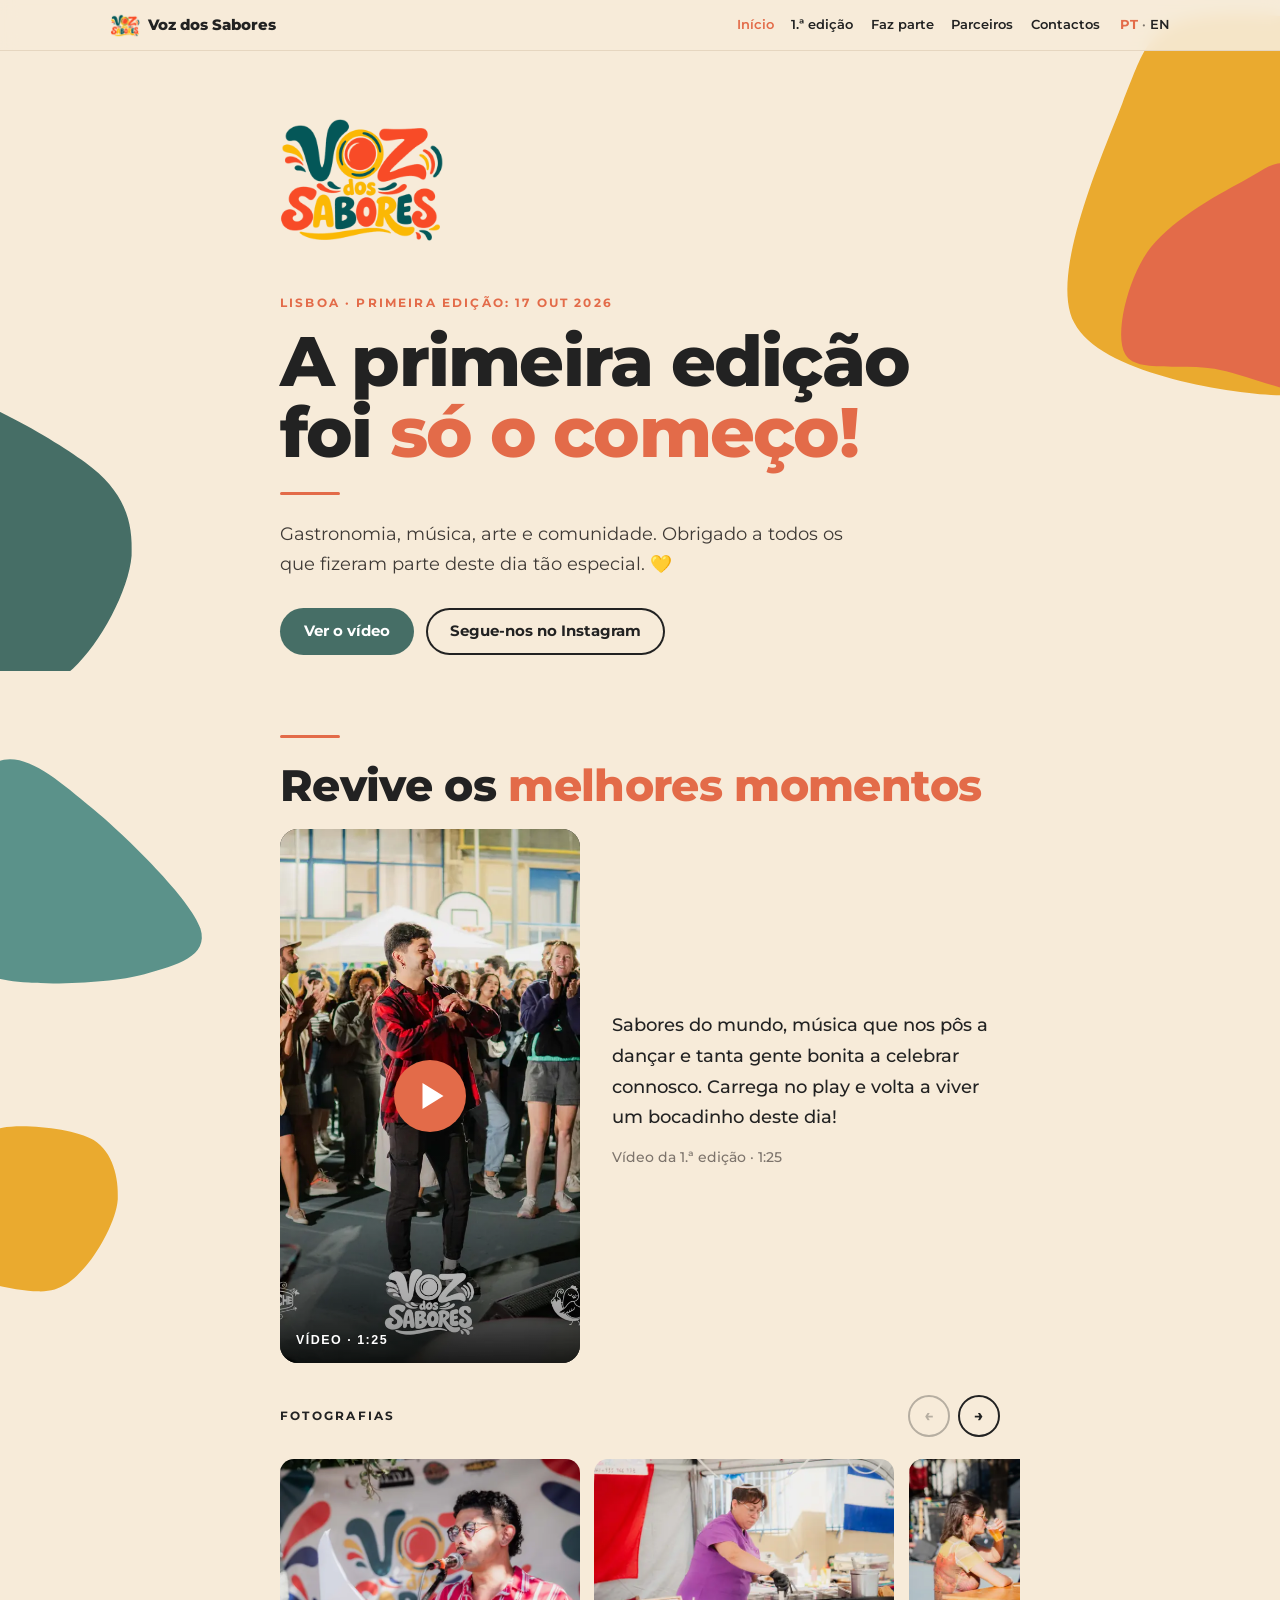
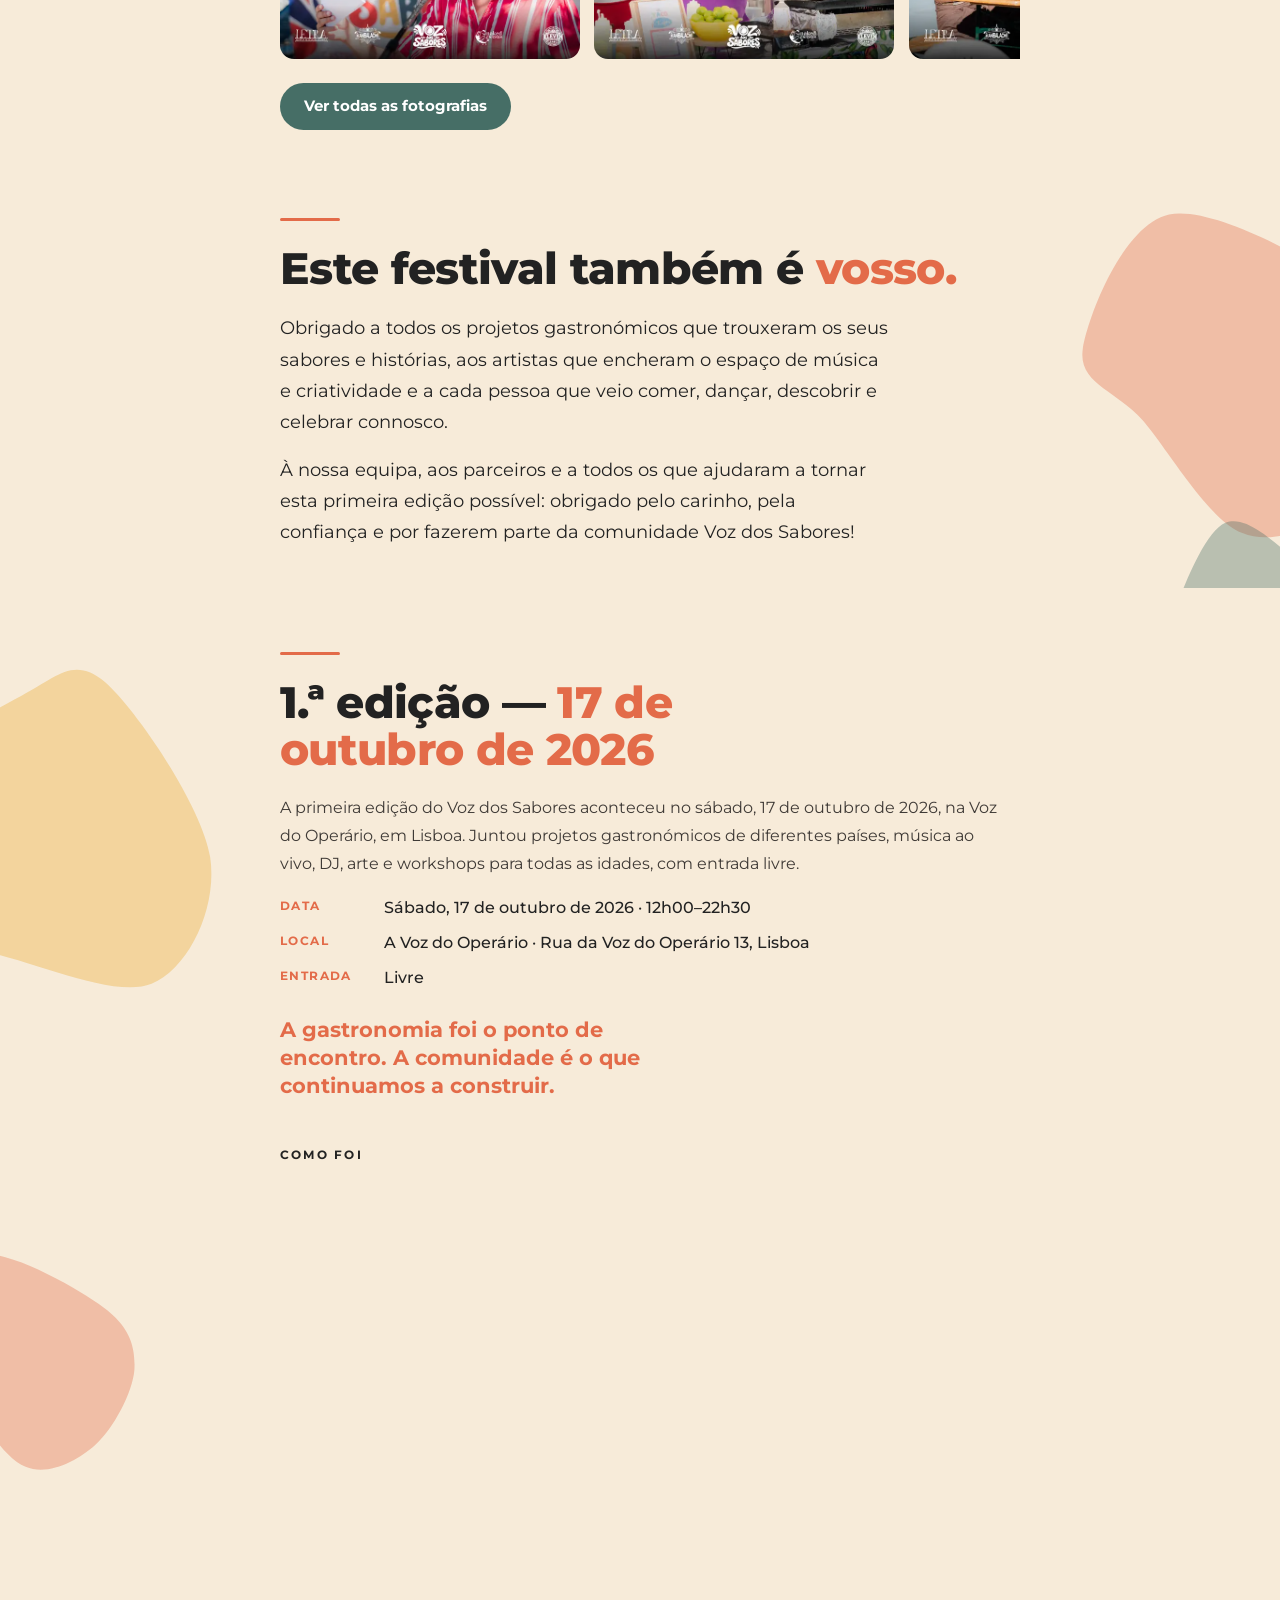
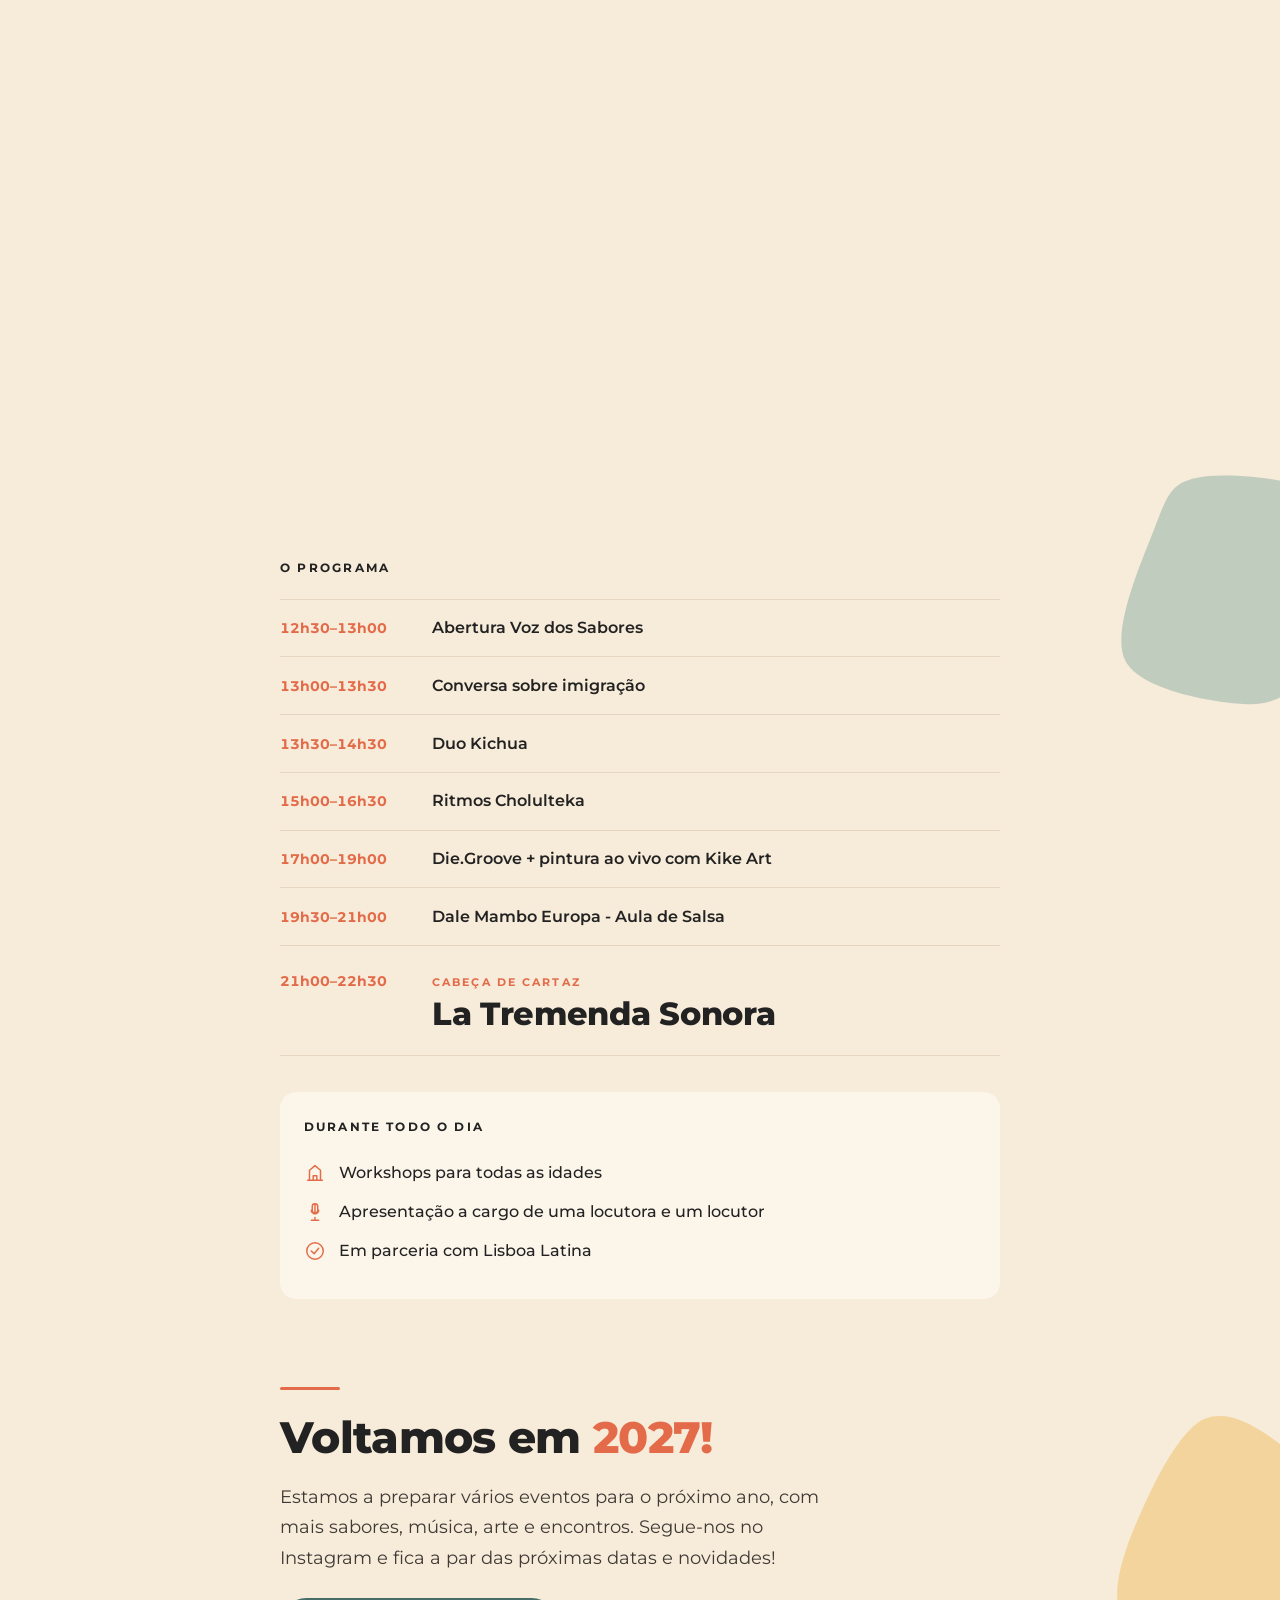
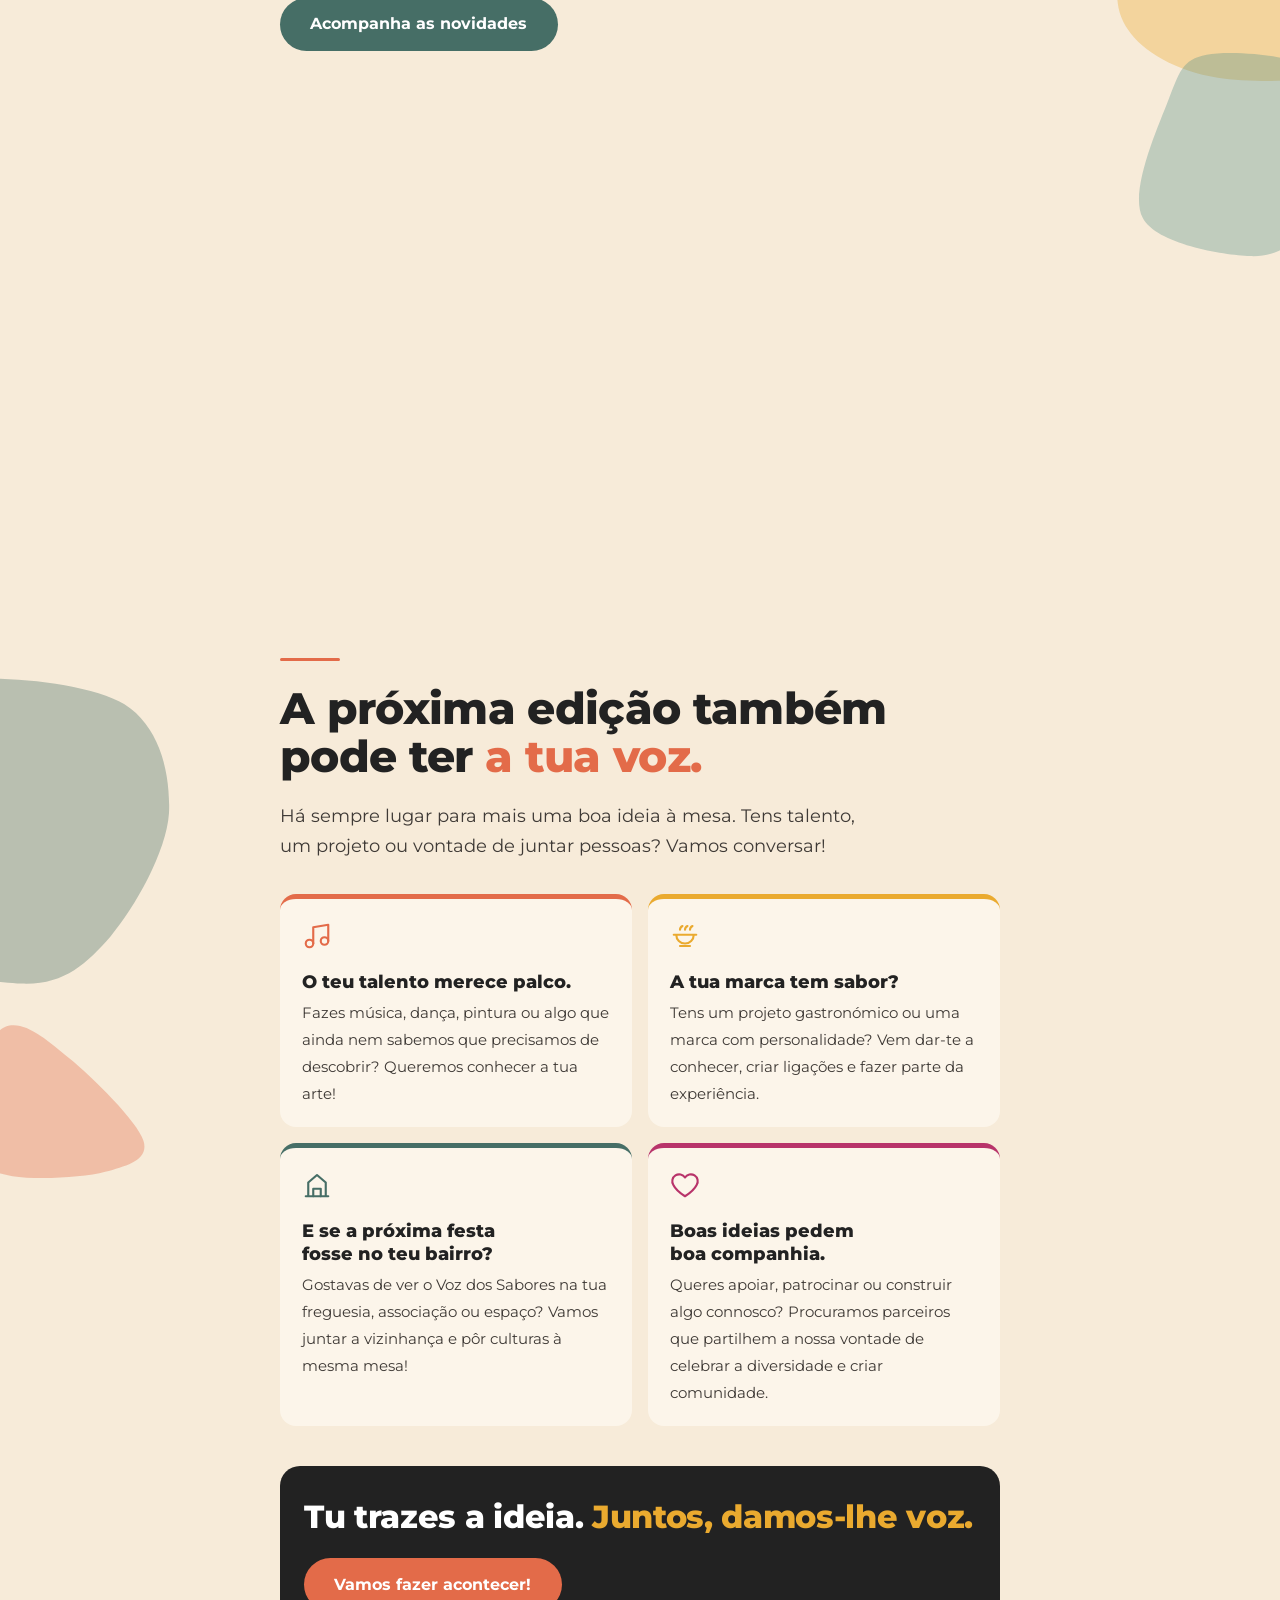
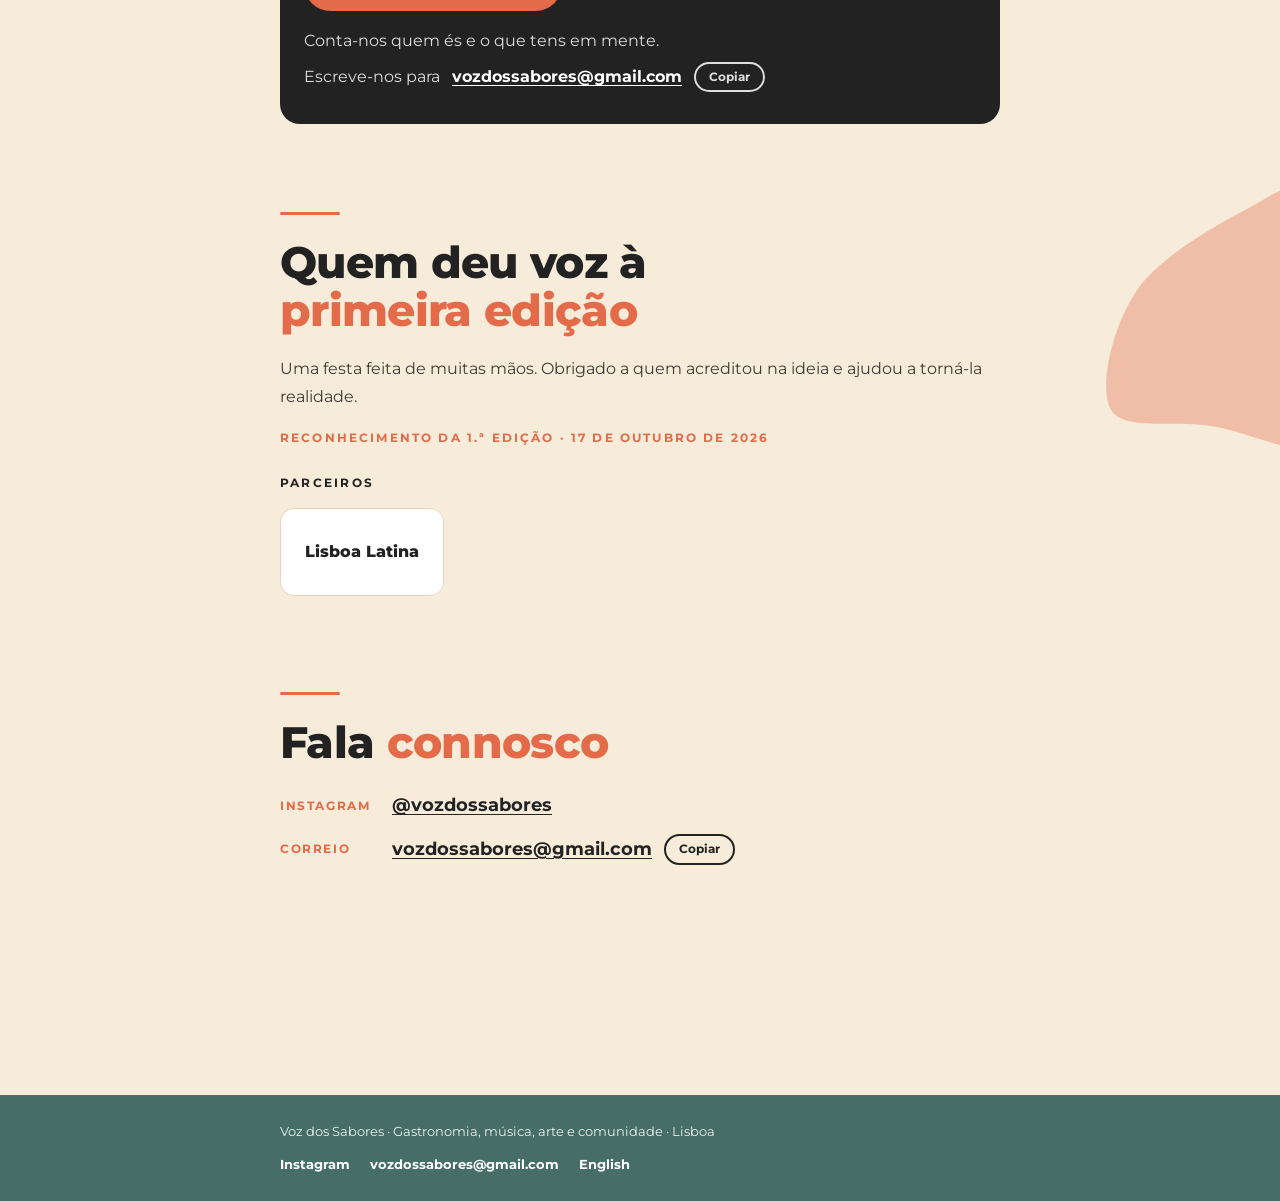
<file: index.html>
<!doctype html>
<html lang="pt-PT">
<head>
  <meta charset="utf-8">
  <meta name="viewport" content="width=device-width, initial-scale=1">
  <title>Voz dos Sabores | Gastronomia, Música, Arte e Comunidade</title>
  <meta name="description" content="Revive a primeira edição do Voz dos Sabores e acompanha as novidades para 2027. Gastronomia, música, arte e uma comunidade que continua a crescer.">
  <link rel="canonical" href="https://vozdossabores.pt/">
  <meta property="og:type" content="website">
  <meta property="og:url" content="https://vozdossabores.pt/">
  <meta property="og:title" content="Voz dos Sabores | Gastronomia, Música, Arte e Comunidade">
  <meta property="og:description" content="Revive a primeira edição do Voz dos Sabores e acompanha as novidades para 2027. Gastronomia, música, arte e uma comunidade que continua a crescer.">
  <meta property="og:image" content="https://vozdossabores.pt/img/fotos/full/MGP05496.webp">
  <meta property="og:locale" content="pt_PT">
  <meta property="og:locale:alternate" content="en_GB">
  <meta name="twitter:card" content="summary_large_image">
  <link rel="alternate" hreflang="pt-PT" href="https://vozdossabores.pt/">
  <link rel="alternate" hreflang="en" href="https://vozdossabores.pt/en/">
  <link rel="icon" href="img/favicon.png">
  <link rel="preconnect" href="https://fonts.googleapis.com">
  <link rel="preconnect" href="https://fonts.gstatic.com" crossorigin>
  <link href="https://fonts.googleapis.com/css2?family=Montserrat:wght@400;500;600;700;800&display=swap" rel="stylesheet">
  <link rel="stylesheet" href="style.css">
  <script>document.documentElement.classList.add('js')</script>
  <script src="main.js" defer></script>
  <!-- GoatCounter: estatísticas sem cookies -->
  <script data-goatcounter="https://vozdossabores.goatcounter.com/count" async src="//gc.zgo.at/count.js"></script>
</head>
<body>

<!-- =========================================================
     VERSÃO PORTUGUESA (PT-PT). A versão inglesa está em en/index.html.
     Todo o texto está aqui, em HTML simples. Os blocos <div class="deco"> são só
     ornamentos. A lista entre DESTAQUES:START e DESTAQUES:END é gerada por
     scripts/fotos.py: não a edite à mão.
     ========================================================= -->

<svg class="sr-only" aria-hidden="true" focusable="false"><defs>
  <symbol id="s1" viewBox="-20 -20 440 440"><path d="M373,180C370,224 334,288 306,321C278,353 252,377 204,375C156,373 42,354 19,309C-5,265 45,154 63,107C82,60 86,37 129,29C172,20 281,30 322,55C363,81 375,135 373,180Z"/></symbol>
  <symbol id="s2" viewBox="-20 -20 440 440"><path d="M376,196C373,235 340,297 309,325C278,353 228,379 189,363C150,348 105,269 75,234C44,199 1,192 6,153C12,114 53,9 105,-2C158,-13 278,56 323,89C368,122 378,156 376,196Z"/></symbol>
  <symbol id="s3" viewBox="-20 -20 440 440"><path d="M399,202C407,255 377,319 337,336C297,352 211,311 160,302C109,293 47,309 31,281C15,253 34,175 63,133C91,91 162,51 200,31C237,12 254,-11 288,17C321,46 391,149 399,202Z"/></symbol>
  <symbol id="s4" viewBox="-20 -20 440 440"><path d="M408,246C419,281 378,292 338,303C298,314 212,318 168,311C124,304 88,283 73,260C57,237 59,210 72,173C86,136 122,50 155,37C189,24 230,60 272,95C315,130 397,211 408,246Z"/></symbol>
</defs></svg>

<nav class="topnav" aria-label="Navegação principal">
  <div class="wrap">
    <a class="brand" href="#inicio"><img src="img/favicon.png" width="30" height="31" alt="">Voz dos Sabores</a>
    <ul>
      <li><a href="#inicio">Início</a></li>
      <li><a href="#primeira-edicao">1.ª edição</a></li>
      <li><a href="#faz-parte">Faz parte</a></li>
      <li><a href="#parceiros">Parceiros</a></li>
      <li><a href="#contactos">Contactos</a></li>
    </ul>
    <p class="lang"><strong>PT</strong> · <a data-goatcounter-click="idioma-en" href="en/" hreflang="en" lang="en">EN</a></p>
  </div>
</nav>

<main id="inicio">

  <!-- 1. PORTADA -->
  <header class="hero wrap">
  <div class="deco" aria-hidden="true">
    <span class="blob r c-mostarda" style="--s:30rem;--t:-1rem;--max:300px;--k:0.6"><svg><use href="#s1"/></svg></span>
    <span class="blob r c-coral" style="--s:19rem;--t:10rem;--max:190px;--k:1"><svg><use href="#s3"/></svg></span>
    <span class="blob l c-petroleo desk" style="--s:24rem;--t:24rem;--max:170px;--k:0.8"><svg><use href="#s2"/></svg></span>
  </div>
    <img class="logo" src="img/logo.png" width="462" height="480" alt="Voz dos Sabores">
    <p class="label">Lisboa · Primeira edição: 17 out 2026</p>
    <h1>A primeira edição foi <span class="hl">só o começo!</span></h1>
    <hr class="rule">
    <p class="lead">Gastronomia, música, arte e comunidade. Obrigado a todos os que fizeram parte deste dia tão especial. 💛</p>
    <div class="actions">
      <a class="btn" href="#video" data-goatcounter-click="botao-video">Ver o vídeo</a>
      <a class="btn btn-ghost" href="https://www.instagram.com/vozdossabores/" target="_blank" rel="noopener" data-goatcounter-click="instagram-portada">Segue-nos no Instagram</a>
    </div>
  </header>

  <!-- 2. VÍDEO RESUMO + FOTOGRAFIAS -->
  <section class="wrap" id="video">
  <div class="deco" aria-hidden="true">
    <span class="blob l c-azulado" style="--s:22rem;--t:2rem;--max:210px;--k:0.8"><svg><use href="#s4"/></svg></span>
    <span class="blob l c-mostarda desk" style="--s:13rem;--t:26rem;--max:140px;--k:1.1"><svg><use href="#s1"/></svg></span>
  </div>
    <hr class="rule">
    <h2>Revive os <span class="hl">melhores momentos</span></h2>
    <div class="media-intro">
      <div class="video" data-vimeo="1237953592" data-title="Voz dos Sabores · primeira edição">
        <button type="button" class="video-play" aria-label="Ver o vídeo da primeira edição (1 min 25 s)" data-goatcounter-click="video-play">
          <img src="img/fotos/video-poster.webp" width="540" height="960" alt="" decoding="async">
          <span class="play-icon" aria-hidden="true"></span>
          <span class="video-label">Vídeo · 1:25</span>
        </button>
        <noscript><a href="https://vimeo.com/1237953592">Ver o vídeo no Vimeo</a></noscript>
      </div>
      <div class="media-text">
        <p>Sabores do mundo, música que nos pôs a dançar e tanta gente bonita a celebrar connosco. Carrega no play e volta a viver um bocadinho deste dia!</p>
        <p class="note">Vídeo da 1.ª edição · 1:25</p>
      </div>
    </div>

    <div class="gallery photos">
      <div class="gallery-head">
        <h3>Fotografias</h3>
        <div class="gallery-nav">
          <button type="button" data-dir="-1" aria-label="Anterior">←</button>
          <button type="button" data-dir="1" aria-label="Seguinte">→</button>
        </div>
      </div>
      <ul class="strip" tabindex="0" aria-label="Fotografias da primeira edição" data-gallery>
        <!-- DESTAQUES:START -->
        <li><a href="img/fotos/full/MGP05029.webp" data-lightbox data-w="1800" data-h="1200"><img src="img/fotos/thumb/MGP05029.webp" width="640" height="427" loading="lazy" decoding="async" alt="Apresentador ao microfone em frente ao painel do festival"></a></li>
        <li><a href="img/fotos/full/MGP05055.webp" data-lightbox data-w="1800" data-h="1200"><img src="img/fotos/thumb/MGP05055.webp" width="640" height="427" loading="lazy" decoding="async" alt="Cozinheira a preparar comida numa banca"></a></li>
        <li><a href="img/fotos/full/MGP05107.webp" data-lightbox data-w="1800" data-h="1200"><img src="img/fotos/thumb/MGP05107.webp" width="640" height="427" loading="lazy" decoding="async" alt="Pessoas a comer e a conversar à mesa"></a></li>
        <li><a href="img/fotos/full/MGP05166.webp" data-lightbox data-w="1800" data-h="1200"><img src="img/fotos/thumb/MGP05166.webp" width="640" height="427" loading="lazy" decoding="async" alt="Dois cozinheiros na sua banca"></a></li>
        <li><a href="img/fotos/full/MGP05189.webp" data-lightbox data-w="1800" data-h="1200"><img src="img/fotos/thumb/MGP05189.webp" width="640" height="427" loading="lazy" decoding="async" alt="Doces numa banca, com os preços em quadros de giz"></a></li>
        <li><a href="img/fotos/full/MGP05214.webp" data-lightbox data-w="1800" data-h="1200"><img src="img/fotos/thumb/MGP05214.webp" width="640" height="427" loading="lazy" decoding="async" alt="DJ a atuar"></a></li>
        <li><a href="img/fotos/full/MGP05237.webp" data-lightbox data-w="1800" data-h="1200"><img src="img/fotos/thumb/MGP05237.webp" width="640" height="427" loading="lazy" decoding="async" alt="Músico a tocar trompete"></a></li>
        <li><a href="img/fotos/full/MGP05258.webp" data-lightbox data-w="1200" data-h="1800"><img src="img/fotos/thumb/MGP05258.webp" width="427" height="640" loading="lazy" decoding="async" alt="Pintura ao vivo de uma taça"></a></li>
        <li><a href="img/fotos/full/MGP05338.webp" data-lightbox data-w="1800" data-h="1200"><img src="img/fotos/thumb/MGP05338.webp" width="640" height="427" loading="lazy" decoding="async" alt="Colheres de madeira pintadas à mão"></a></li>
        <li><a href="img/fotos/full/MGP05377.webp" data-lightbox data-w="1800" data-h="1200"><img src="img/fotos/thumb/MGP05377.webp" width="640" height="427" loading="lazy" decoding="async" alt="Público sentado às mesas partilhadas"></a></li>
        <li><a href="img/fotos/full/MGP05454.webp" data-lightbox data-w="1800" data-h="1200"><img src="img/fotos/thumb/MGP05454.webp" width="640" height="427" loading="lazy" decoding="async" alt="Cantor a animar o público"></a></li>
        <li><a href="img/fotos/full/MGP05496.webp" data-lightbox data-w="1800" data-h="1200"><img src="img/fotos/thumb/MGP05496.webp" width="640" height="427" loading="lazy" decoding="async" alt="Público a dançar à noite"></a></li>
        <!-- DESTAQUES:END -->
      </ul>
      <a class="btn" href="galeria/" data-goatcounter-click="ver-galeria">Ver todas as fotografias</a>
    </div>
  </section>

  <!-- 3. AGRADECIMENTO -->
  <section class="wrap thanks" id="obrigado">
  <div class="deco" aria-hidden="true">
    <span class="blob r c-coral" style="--s:24rem;--t:2rem;--max:220px;--k:0.8"><svg><use href="#s2"/></svg></span>
    <span class="blob r c-petroleo desk" style="--s:15rem;--t:20rem;--max:150px;--k:1.1"><svg><use href="#s4"/></svg></span>
  </div>
    <hr class="rule">
    <h2>Este festival também é <span class="hl">vosso.</span></h2>
    <p>Obrigado a todos os projetos gastronómicos que trouxeram os seus sabores e histórias, aos artistas que encheram o espaço de música e criatividade e a cada pessoa que veio comer, dançar, descobrir e celebrar connosco.</p>
    <p>À nossa equipa, aos parceiros e a todos os que ajudaram a tornar esta primeira edição possível: obrigado pelo carinho, pela confiança e por fazerem parte da comunidade Voz dos Sabores!</p>
  </section>

  <!-- 4. PRIMEIRA EDIÇÃO (arquivo: evento já realizado) -->
  <section class="wrap" id="primeira-edicao">
  <div class="deco" aria-hidden="true">
    <span class="blob l c-mostarda" style="--s:26rem;--t:3rem;--max:230px;--k:0.7"><svg><use href="#s3"/></svg></span>
    <span class="blob l c-coral desk" style="--s:16rem;--t:40rem;--max:160px;--k:1"><svg><use href="#s2"/></svg></span>
    <span class="blob r c-azulado desk" style="--s:18rem;--t:90rem;--max:180px;--k:1.1"><svg><use href="#s1"/></svg></span>
  </div>
    <hr class="rule">
    <h2>1.ª edição — <span class="hl">17 de outubro de 2026</span></h2>
    <p>A primeira edição do Voz dos Sabores aconteceu no sábado, 17 de outubro de 2026, na Voz do Operário, em Lisboa. Juntou projetos gastronómicos de diferentes países, música ao vivo, DJ, arte e workshops para todas as idades, com entrada livre.</p>
    <dl class="facts">
      <dt>Data</dt><dd>Sábado, 17 de outubro de 2026 · 12h00–22h30</dd>
      <dt>Local</dt><dd>A Voz do Operário · Rua da Voz do Operário 13, Lisboa</dd>
      <dt>Entrada</dt><dd>Livre</dd>
    </dl>
    <p class="motto">A gastronomia foi o ponto de encontro. A comunidade é o que continuamos a construir.</p>

    <h3 class="subhead">Como foi</h3>
    <div class="features">
      <article class="reveal">
        <img src="img/ilustracoes/sabores.webp" width="720" height="480" loading="lazy" decoding="async" alt="Ilustração: mesa com pratos de várias cozinhas do mundo.">
        <h4>Sabores do mundo</h4>
        <p>À mesma mesa, cruzam-se receitas, culturas e histórias. Reunimos projetos gastronómicos de diferentes países e convidamos-te a descobrir novos sabores e a conhecer quem os prepara.</p>
      </article>
      <article class="reveal">
        <img src="img/fotos/secoes/MGP05573.webp" width="1200" height="800" loading="lazy" decoding="async" alt="Músicos a tocar trompete e saxofone em frente ao painel do festival.">
        <h4>Música para partilhar</h4>
        <p>Diferentes ritmos, culturas e gerações encontram-se no nosso palco. Entre concertos e DJ sets, juntamos artistas conhecidos do público lisboeta e talentos emergentes, criando espaço para novas vozes, descobertas e muita dança.</p>
      </article>
      <article class="reveal">
        <img src="img/ilustracoes/arte.webp" width="720" height="480" loading="lazy" decoding="async" alt="Ilustração: pessoas a pintar e a criar juntas.">
        <h4>Arte e criatividade</h4>
        <p>Aqui, a criatividade é para todas as idades. O nosso cantinho de arte convida crianças, jovens e adultos a pintar, experimentar e partilhar ideias. Um espaço para dar asas à imaginação e criar em conjunto.</p>
      </article>
      <article class="reveal">
        <img src="img/fotos/full/MGP05271.webp" width="1800" height="1200" loading="lazy" decoding="async" alt="Música eletrónica e pintura ao vivo junto ao painel do festival.">
        <h4>Arte ao ritmo da música</h4>
        <p>Convidamos pintores, artistas de graffiti e outros criadores a dar vida ao festival, com intervenções ao vivo ao ritmo da música. Um encontro entre sons, cores e ideias, onde o público pode acompanhar de perto o processo criativo.</p>
      </article>
    </div>

    <h3 class="subhead">O programa</h3>
    <ol class="timeline">
  <li><span class="t">12h30–13h00</span><span class="a">Abertura Voz dos Sabores</span></li>
  <li><span class="t">13h00–13h30</span><span class="a">Conversa sobre imigração</span></li>
  <li><span class="t">13h30–14h30</span><span class="a">Duo Kichua</span></li>
  <li><span class="t">15h00–16h30</span><span class="a">Ritmos Cholulteka</span></li>
  <li><span class="t">17h00–19h00</span><span class="a">Die.Groove + pintura ao vivo com Kike Art</span></li>
  <li><span class="t">19h30–21h00</span><span class="a">Dale Mambo Europa - Aula de Salsa</span></li>
  <li class="headliner"><span class="t">21h00–22h30</span><span class="a"><small>Cabeça de cartaz</small>La Tremenda Sonora</span></li>
</ol>

    <div class="allday">
      <h4>Durante todo o dia</h4>
      <ul>
        <li>
          <svg viewBox="0 0 24 24" aria-hidden="true"><path d="M4 20h16M6 20V9l6-5 6 5v11M10 20v-5h4v5"/></svg>
          Workshops para todas as idades
        </li>
        <li>
          <svg viewBox="0 0 24 24" aria-hidden="true"><path d="M12 3v11M8 10a4 4 0 0 0 8 0M12 18v3M8 21h8"/><rect x="9" y="3" width="6" height="10" rx="3"/></svg>
          Apresentação a cargo de uma locutora e um locutor
        </li>
        <li>
          <svg viewBox="0 0 24 24" aria-hidden="true"><path d="M8 12l3 3 5-6"/><circle cx="12" cy="12" r="9"/></svg>
          Em parceria com Lisboa Latina
        </li>
      </ul>
    </div>
  </section>

  <!-- 5. PRÓXIMOS EVENTOS (não publicar datas, locais nem artistas por confirmar) -->
  <section class="wrap next" id="proximos-eventos">
  <div class="deco" aria-hidden="true">
    <span class="blob r c-mostarda" style="--s:26rem;--t:2rem;--max:240px;--k:0.7"><svg><use href="#s4"/></svg></span>
    <span class="blob r c-azulado desk" style="--s:16rem;--t:18rem;--max:160px;--k:1.1"><svg><use href="#s1"/></svg></span>
  </div>
    <hr class="rule">
    <h2>Voltamos em <span class="hl">2027!</span></h2>
    <p class="lead">Estamos a preparar vários eventos para o próximo ano, com mais sabores, música, arte e encontros. Segue-nos no Instagram e fica a par das próximas datas e novidades!</p>
    <a class="btn btn-lg" href="https://www.instagram.com/vozdossabores/" target="_blank" rel="noopener" data-goatcounter-click="instagram-2027">Acompanha as novidades</a>
    <div class="next-art reveal">
      <img src="img/fotos/secoes/MGP05516.webp" width="1400" height="933" loading="lazy" decoding="async" alt="Público reunido em frente ao palco e ao painel do Voz dos Sabores, à noite.">
    </div>
  </section>

  <!-- 6. FAZ PARTE -->
  <section class="wrap" id="faz-parte">
  <div class="deco" aria-hidden="true">
    <span class="blob l c-petroleo" style="--s:24rem;--t:2rem;--max:210px;--k:0.8"><svg><use href="#s1"/></svg></span>
    <span class="blob l c-coral desk" style="--s:15rem;--t:24rem;--max:150px;--k:1.1"><svg><use href="#s4"/></svg></span>
  </div>
    <hr class="rule">
    <h2>A próxima edição também pode ter <span class="hl">a tua voz.</span></h2>
    <p class="lead">Há sempre lugar para mais uma boa ideia à mesa. Tens talento, um projeto ou vontade de juntar pessoas? Vamos conversar!</p>
    <div class="offers">
      <article class="offer c-coral">
        <svg class="offer-icon" viewBox="0 0 24 24" aria-hidden="true"><path d="M9 18V5l12-2v13"/><circle cx="6" cy="18" r="3"/><circle cx="18" cy="16" r="3"/></svg>
        <h3>O teu talento merece palco.</h3>
        <p>Fazes música, dança, pintura ou algo que ainda nem sabemos que precisamos de descobrir? Queremos conhecer a tua arte!</p>
      </article>
      <article class="offer c-mostarda">
        <svg class="offer-icon" viewBox="0 0 24 24" aria-hidden="true"><path d="M3 11h18M5 11a7 7 0 0 0 14 0M8 7c0-1.5 1-2.5 2-3M12 7c0-1.5 1-2.5 2-3M16 7c0-1.5 1-2.5 2-3"/><path d="M8 20h8"/></svg>
        <h3>A tua marca tem sabor?</h3>
        <p>Tens um projeto gastronómico ou uma marca com personalidade? Vem dar-te a conhecer, criar ligações e fazer parte da experiência.</p>
      </article>
      <article class="offer c-petroleo">
        <svg class="offer-icon" viewBox="0 0 24 24" aria-hidden="true"><path d="M3 21h18M5 21V10l7-6 7 6v11"/><path d="M9 21v-6h6v6"/></svg>
        <h3>E se a próxima festa fosse no teu bairro?</h3>
        <p>Gostavas de ver o Voz dos Sabores na tua freguesia, associação ou espaço? Vamos juntar a vizinhança e pôr culturas à mesma mesa!</p>
      </article>
      <article class="offer c-magenta">
        <svg class="offer-icon" viewBox="0 0 24 24" aria-hidden="true"><path d="M12 21s-7-4.4-9.3-9A5.5 5.5 0 0 1 12 6a5.5 5.5 0 0 1 9.3 6c-2.3 4.6-9.3 9-9.3 9z"/></svg>
        <h3>Boas ideias pedem boa companhia.</h3>
        <p>Queres apoiar, patrocinar ou construir algo connosco? Procuramos parceiros que partilhem a nossa vontade de celebrar a diversidade e criar comunidade.</p>
      </article>
    </div>
    <div class="join-cta">
      <p class="join-close">Tu trazes a ideia. <span class="hl">Juntos, damos-lhe voz.</span></p>
      <a class="btn btn-lg" href="mailto:vozdossabores@gmail.com?subject=Faz%20parte%20%C2%B7%20Voz%20dos%20Sabores" data-goatcounter-click="email-faz-parte">Vamos fazer acontecer!</a>
      <p class="join-support">Conta-nos quem és e o que tens em mente.</p>
      <p class="email-line"><span>Escreve-nos para</span>
          <a class="email-link" data-goatcounter-click="email" href="mailto:vozdossabores@gmail.com">vozdossabores@gmail.com</a>
          <button type="button" class="copy-btn" data-copy="vozdossabores@gmail.com" data-copied="Copiado!">Copiar</button></p>
    </div>
  </section>

  <!-- 7. PARCEIROS DA 1.ª EDIÇÃO
       Categorias: só publicar entidades e categorias confirmadas pela organização.
         Para acrescentar uma categoria (Patrocinadores, Parceiros, Colaboradores), copie o bloco
         <div class="partner-group"> e use, por entidade:
         <li><a href="https://site-oficial" target="_blank" rel="noopener"><img src="img/parceiros/nome.svg" alt="Nome da entidade" loading="lazy"></a></li>
         Sem logótipo, basta o nome: <li><span class="partner-name">Nome</span></li> -->
  <section class="wrap" id="parceiros">
  <div class="deco" aria-hidden="true">
    <span class="blob r c-coral" style="--s:22rem;--t:2rem;--max:210px;--k:0.7"><svg><use href="#s3"/></svg></span>
  </div>
    <hr class="rule">
    <h2>Quem deu voz à <span class="hl">primeira edição</span></h2>
    <p>Uma festa feita de muitas mãos. Obrigado a quem acreditou na ideia e ajudou a torná-la realidade.</p>
    <p class="label">Reconhecimento da 1.ª edição · 17 de outubro de 2026</p>
    <div class="partner-group">
      <h3>Parceiros</h3>
      <ul class="partners">
        <li><span class="partner-name">Lisboa Latina</span></li>
      </ul>
    </div>
  </section>

  <!-- 8. CONTACTOS -->
  <section class="wrap closing contact" id="contactos">
<div class="wave" aria-hidden="true">
    <svg viewBox="0 0 1440 200" preserveAspectRatio="none">
      <path fill="#E36B49" d="M0,92C240,40 430,140 720,100C1000,62 1200,18 1440,70V200H0Z"/>
      <path fill="#EAAA2F" d="M0,132C300,92 520,172 820,136C1100,104 1260,122 1440,110V200H0Z"/>
      <path fill="#466E66" d="M0,172C260,150 560,196 900,168C1150,150 1300,176 1440,160V200H0Z"/>
    </svg>
  </div>
    <hr class="rule">
    <h2>Fala <span class="hl">connosco</span></h2>
    <dl class="contact-list">
      <dt>Instagram</dt>
      <dd><a href="https://www.instagram.com/vozdossabores/" target="_blank" rel="noopener" data-goatcounter-click="instagram">@vozdossabores</a></dd>
      <dt>Correio</dt>
      <dd><a class="email-link" href="mailto:vozdossabores@gmail.com" data-goatcounter-click="email">vozdossabores@gmail.com</a>
        <button type="button" class="copy-btn" data-copy="vozdossabores@gmail.com" data-copied="Copiado!">Copiar</button></dd>
    </dl>
  </section>

</main>

<footer class="footer">
  <div class="wrap">
    <p class="footer-data">Voz dos Sabores · Gastronomia, música, arte e comunidade · Lisboa</p>
    <p class="footer-links">
      <a href="https://www.instagram.com/vozdossabores/" target="_blank" rel="noopener" data-goatcounter-click="instagram">Instagram</a>
      <a href="mailto:vozdossabores@gmail.com" data-goatcounter-click="email">vozdossabores@gmail.com</a>
      <a href="en/" hreflang="en" lang="en" data-goatcounter-click="idioma-en">English</a>
    </p>
  </div>
</footer>

</body>
</html>
</file>
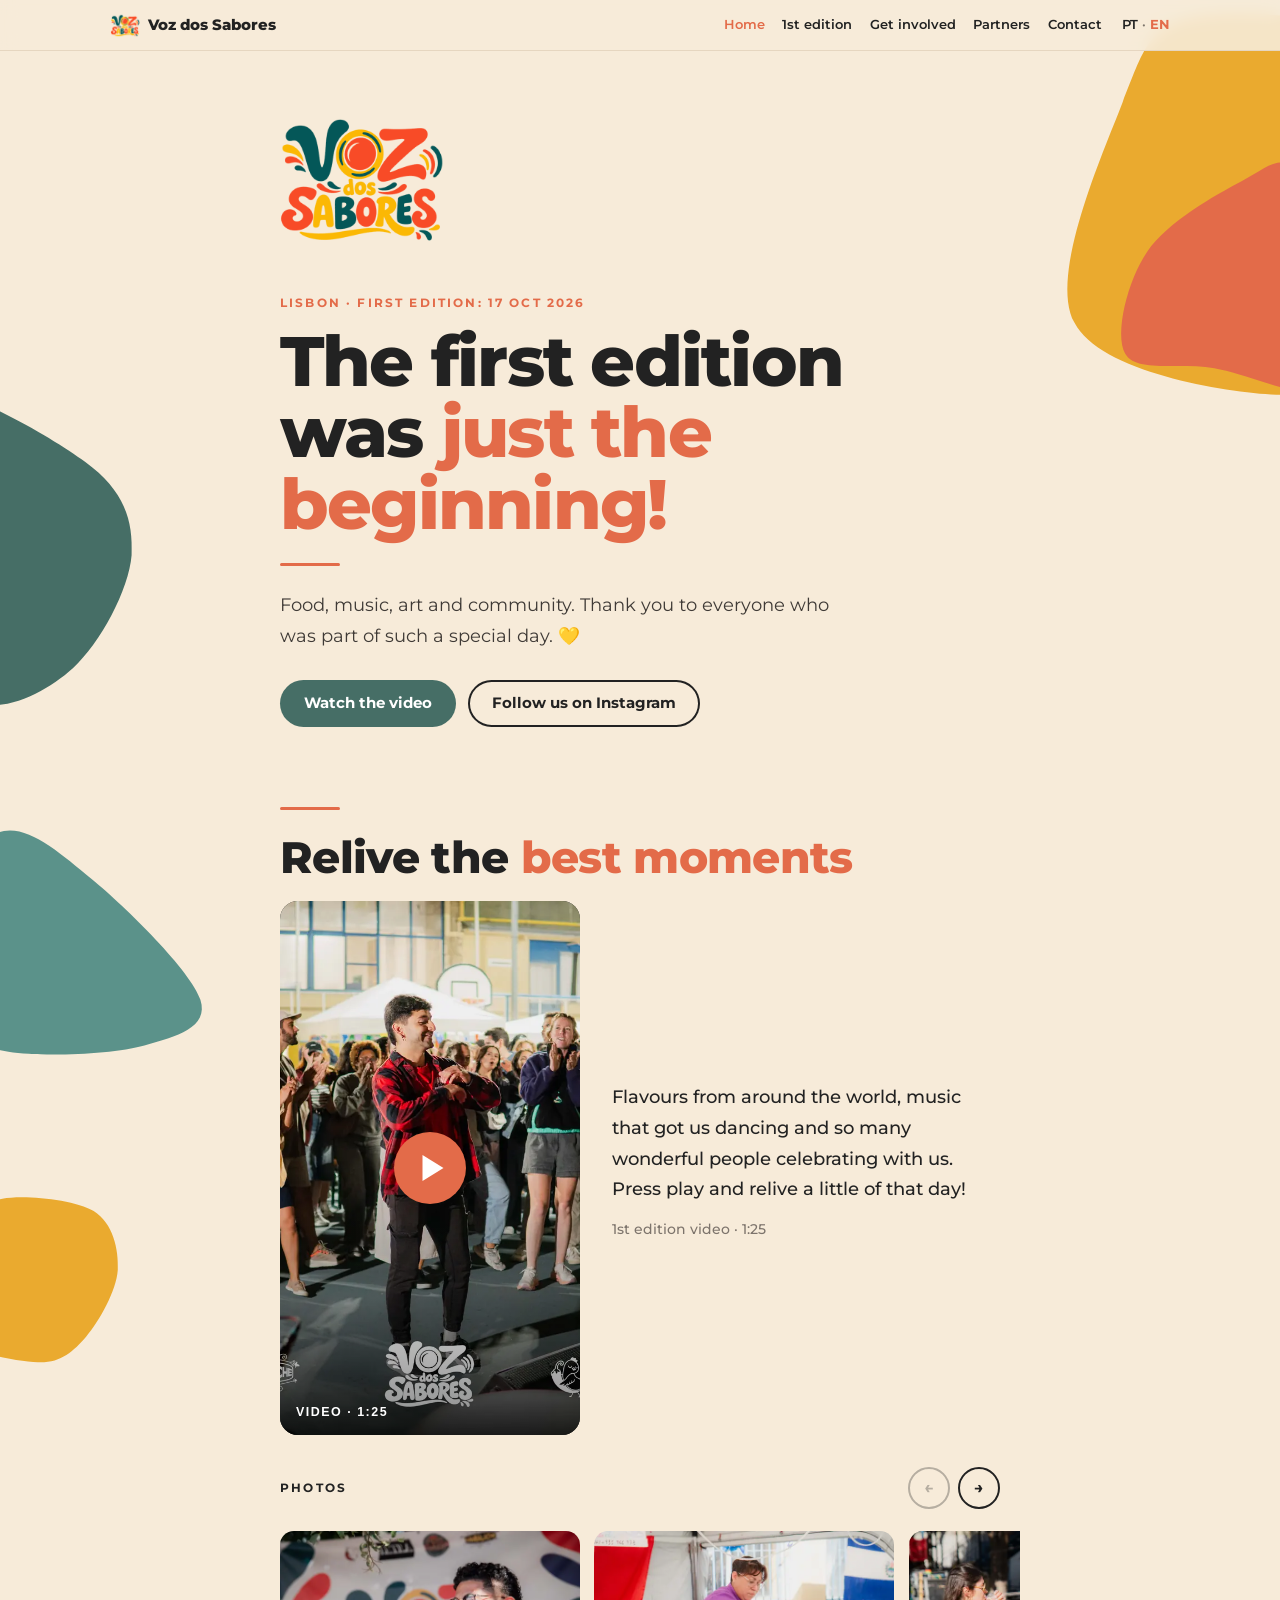
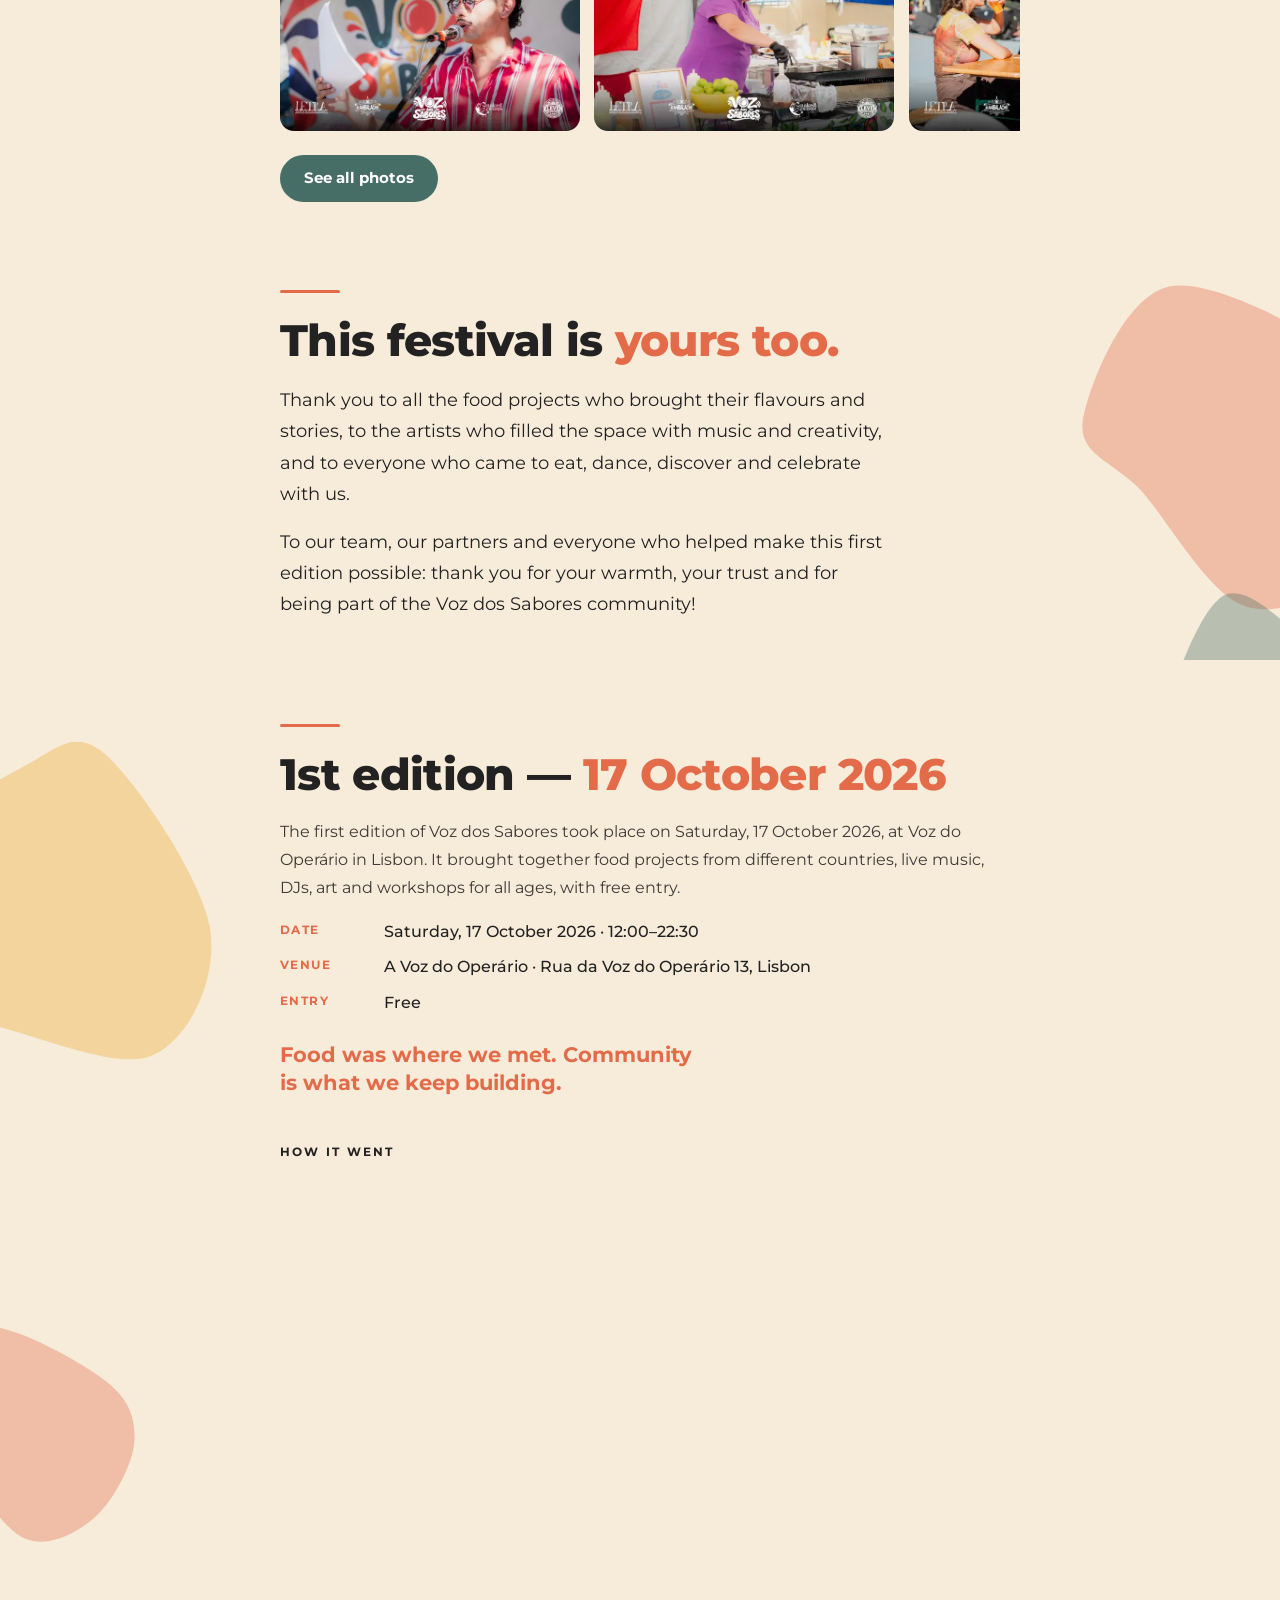
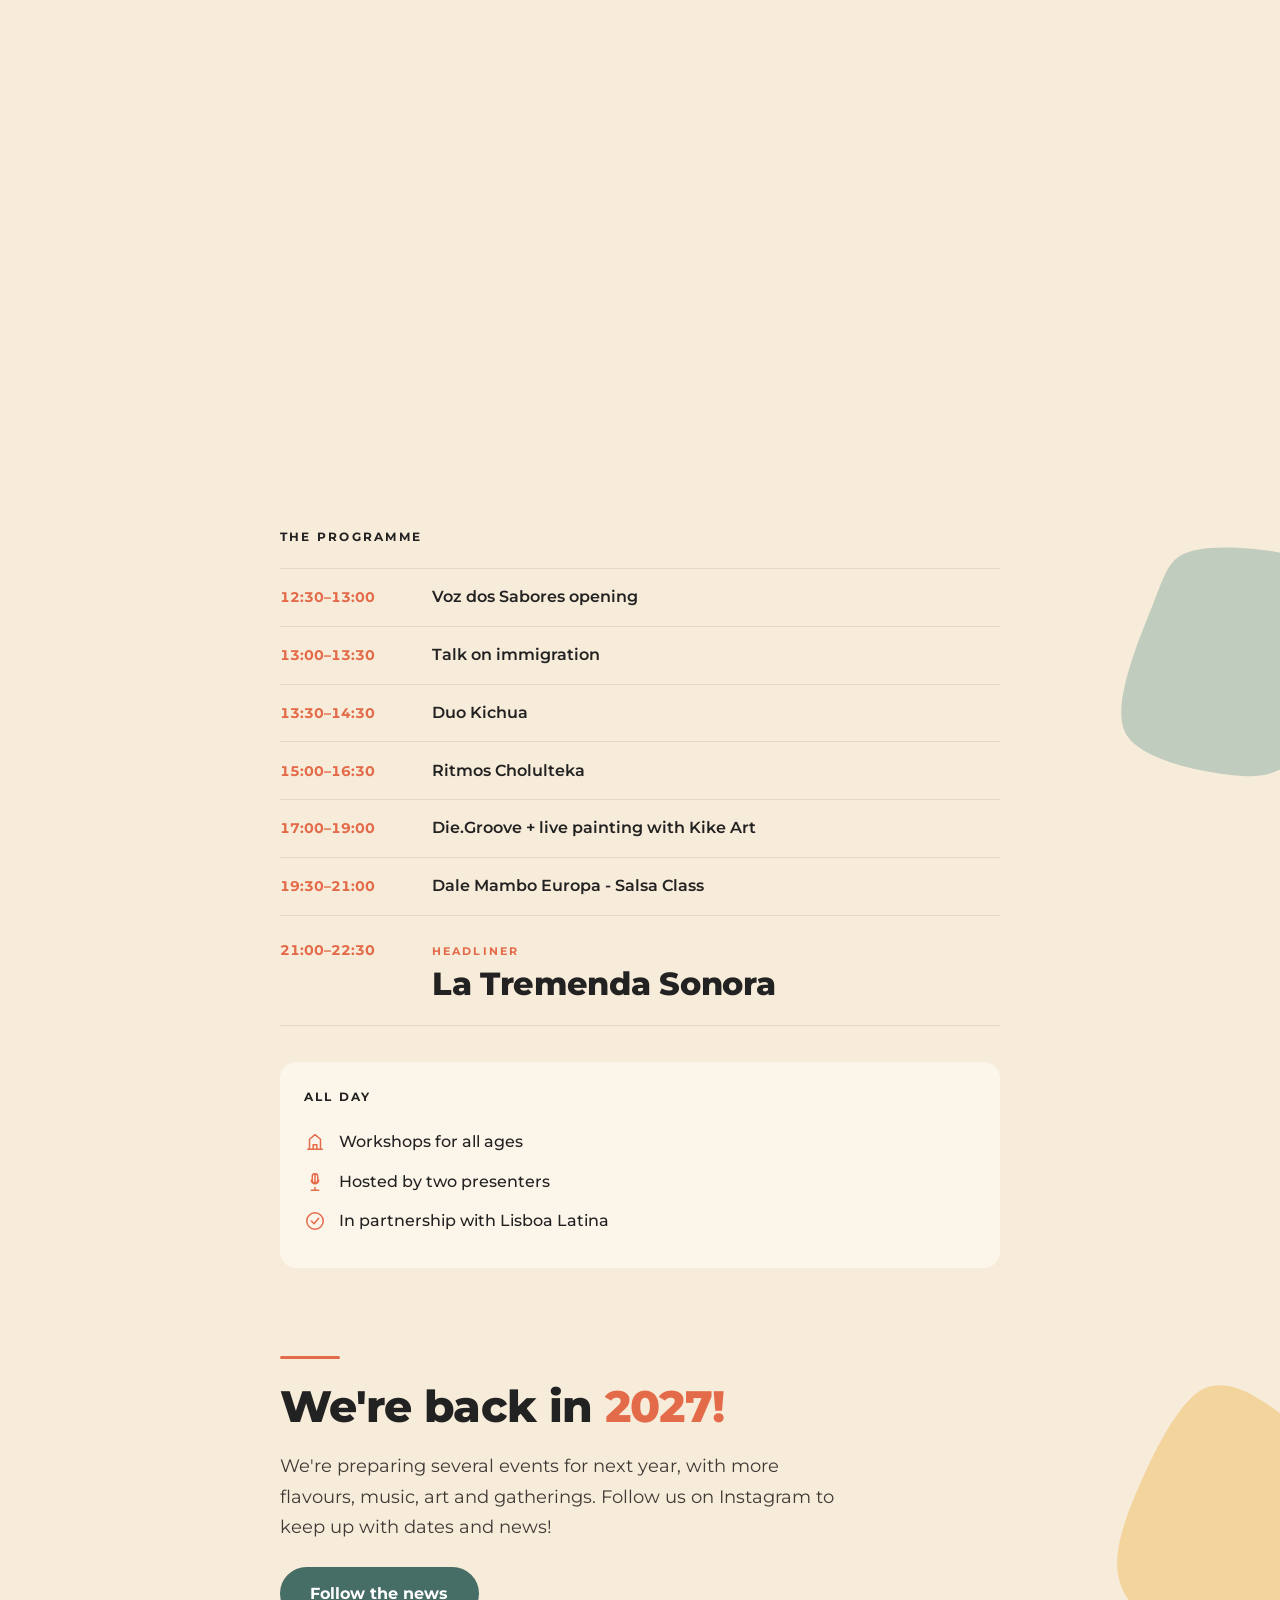
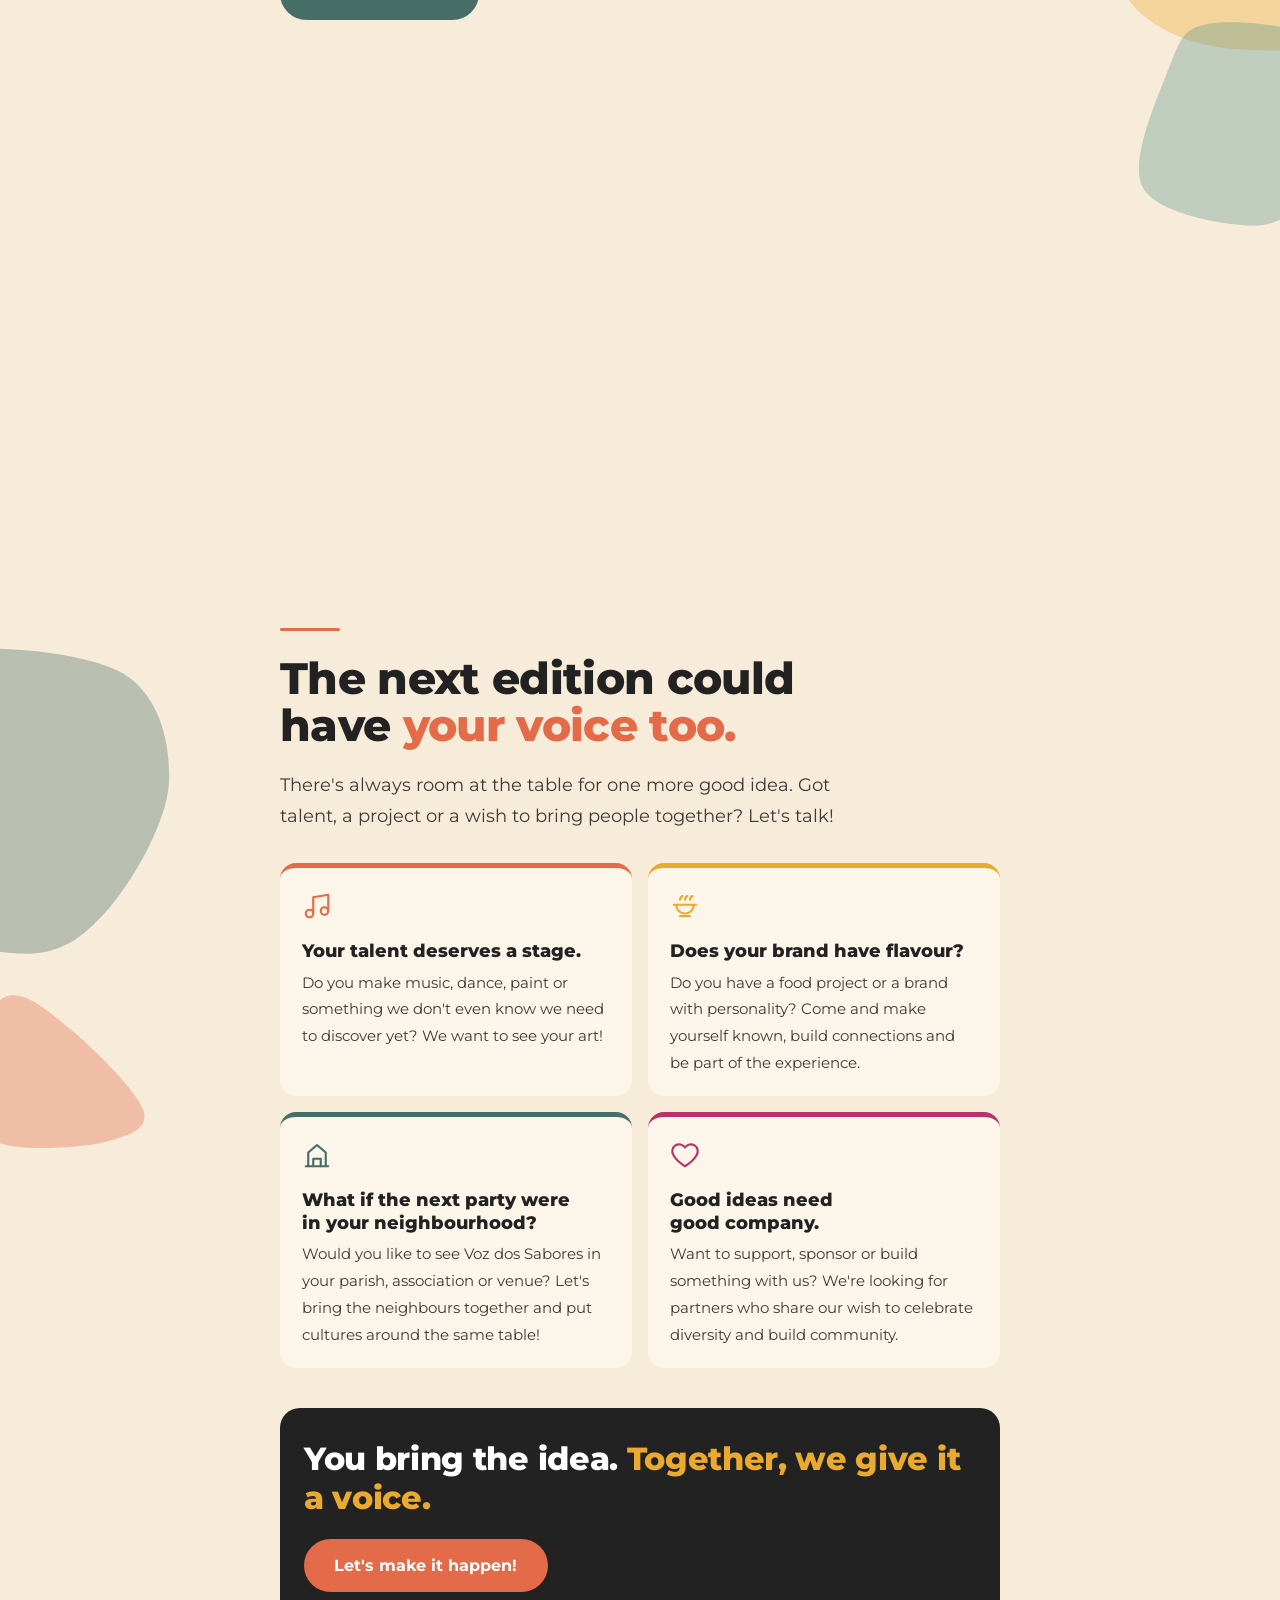
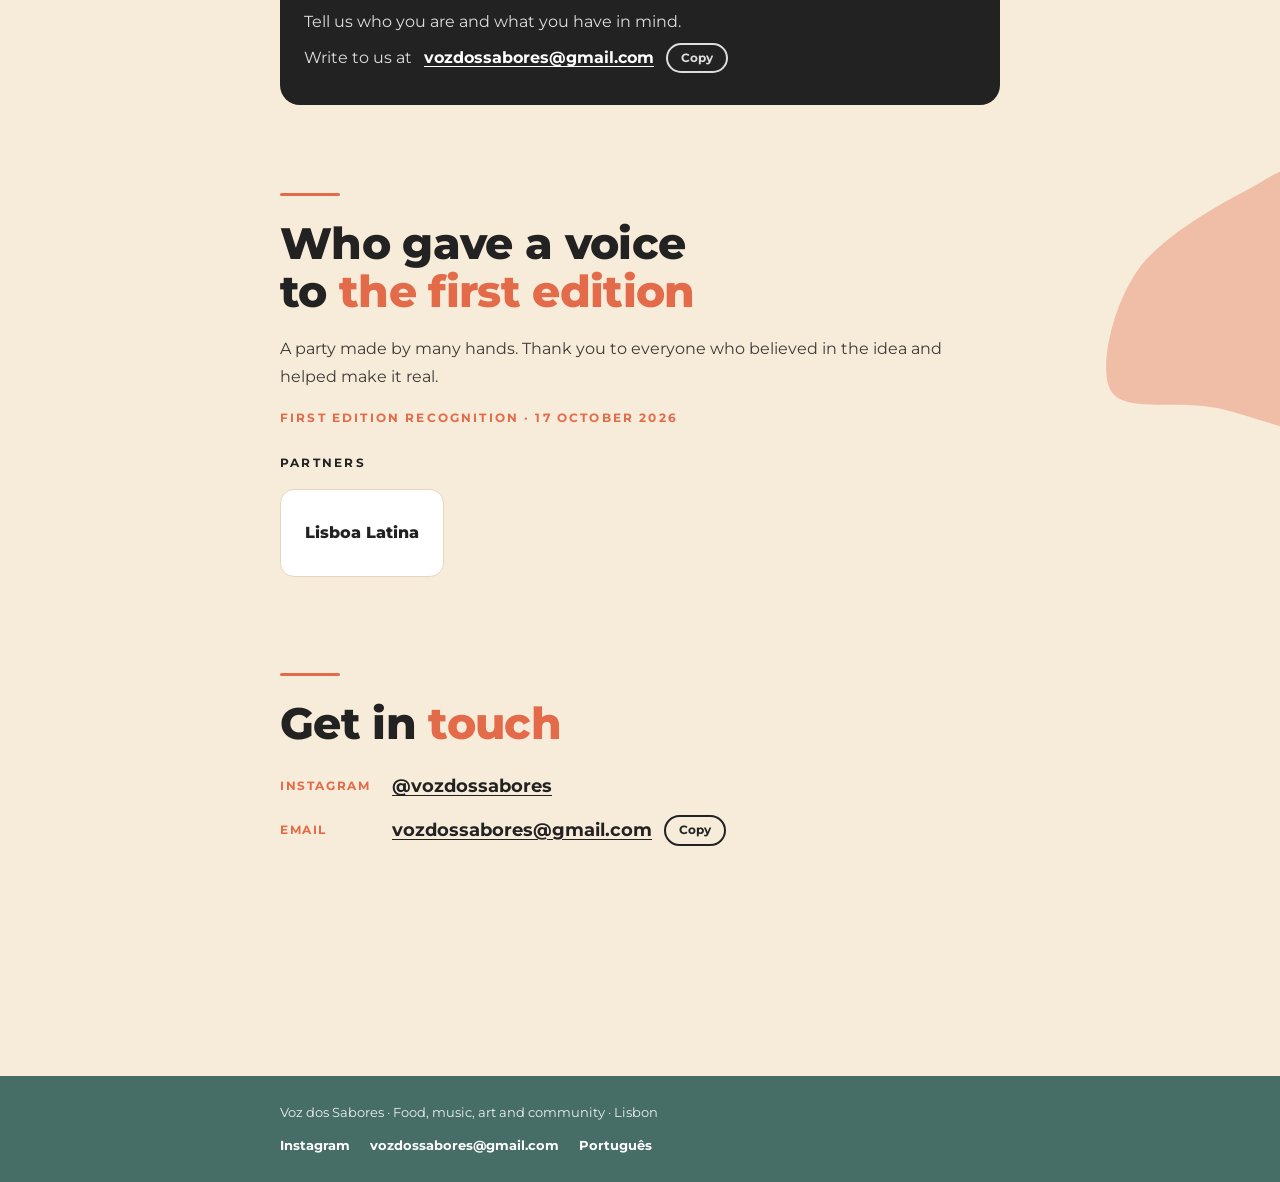
<file: en/index.html>
<!doctype html>
<html lang="en">
<head>
  <meta charset="utf-8">
  <meta name="viewport" content="width=device-width, initial-scale=1">
  <title>Voz dos Sabores | Food, Music, Art and Community</title>
  <meta name="description" content="Relive the first edition of Voz dos Sabores and follow our news for 2027. Food, music, art and a community that keeps growing.">
  <link rel="canonical" href="https://vozdossabores.pt/en/">
  <meta property="og:type" content="website">
  <meta property="og:url" content="https://vozdossabores.pt/en/">
  <meta property="og:title" content="Voz dos Sabores | Food, Music, Art and Community">
  <meta property="og:description" content="Relive the first edition of Voz dos Sabores and follow our news for 2027. Food, music, art and a community that keeps growing.">
  <meta property="og:image" content="https://vozdossabores.pt/img/fotos/full/MGP05496.webp">
  <meta property="og:locale" content="en_GB">
  <meta property="og:locale:alternate" content="pt_PT">
  <meta name="twitter:card" content="summary_large_image">
  <link rel="alternate" hreflang="pt-PT" href="https://vozdossabores.pt/">
  <link rel="alternate" hreflang="en" href="https://vozdossabores.pt/en/">
  <link rel="icon" href="../img/favicon.png">
  <link rel="preconnect" href="https://fonts.googleapis.com">
  <link rel="preconnect" href="https://fonts.gstatic.com" crossorigin>
  <link href="https://fonts.googleapis.com/css2?family=Montserrat:wght@400;500;600;700;800&display=swap" rel="stylesheet">
  <link rel="stylesheet" href="../style.css">
  <script>document.documentElement.classList.add('js')</script>
  <script src="../main.js" defer></script>
  <!-- GoatCounter: estatísticas sem cookies -->
  <script data-goatcounter="https://vozdossabores.goatcounter.com/count" async src="//gc.zgo.at/count.js"></script>
</head>
<body>

<!-- =========================================================
     ENGLISH VERSION. The Portuguese version is ../index.html.
     Keep both files in step. The <div class="deco"> blocks are decoration only.
     The list between DESTAQUES:START and DESTAQUES:END is generated by
     scripts/fotos.py: do not edit it by hand.
     ========================================================= -->

<svg class="sr-only" aria-hidden="true" focusable="false"><defs>
  <symbol id="s1" viewBox="-20 -20 440 440"><path d="M373,180C370,224 334,288 306,321C278,353 252,377 204,375C156,373 42,354 19,309C-5,265 45,154 63,107C82,60 86,37 129,29C172,20 281,30 322,55C363,81 375,135 373,180Z"/></symbol>
  <symbol id="s2" viewBox="-20 -20 440 440"><path d="M376,196C373,235 340,297 309,325C278,353 228,379 189,363C150,348 105,269 75,234C44,199 1,192 6,153C12,114 53,9 105,-2C158,-13 278,56 323,89C368,122 378,156 376,196Z"/></symbol>
  <symbol id="s3" viewBox="-20 -20 440 440"><path d="M399,202C407,255 377,319 337,336C297,352 211,311 160,302C109,293 47,309 31,281C15,253 34,175 63,133C91,91 162,51 200,31C237,12 254,-11 288,17C321,46 391,149 399,202Z"/></symbol>
  <symbol id="s4" viewBox="-20 -20 440 440"><path d="M408,246C419,281 378,292 338,303C298,314 212,318 168,311C124,304 88,283 73,260C57,237 59,210 72,173C86,136 122,50 155,37C189,24 230,60 272,95C315,130 397,211 408,246Z"/></symbol>
</defs></svg>

<nav class="topnav" aria-label="Main navigation">
  <div class="wrap">
    <a class="brand" href="#top"><img src="../img/favicon.png" width="30" height="31" alt="">Voz dos Sabores</a>
    <ul>
      <li><a href="#top">Home</a></li>
      <li><a href="#first-edition">1st edition</a></li>
      <li><a href="#get-involved">Get involved</a></li>
      <li><a href="#partners">Partners</a></li>
      <li><a href="#contact">Contact</a></li>
    </ul>
    <p class="lang"><a data-goatcounter-click="idioma-pt" href="../" hreflang="pt-PT" lang="pt-PT">PT</a> · <strong>EN</strong></p>
  </div>
</nav>

<main id="top">

  <!-- 1. PORTADA -->
  <header class="hero wrap">
  <div class="deco" aria-hidden="true">
    <span class="blob r c-mostarda" style="--s:30rem;--t:-1rem;--max:300px;--k:0.6"><svg><use href="#s1"/></svg></span>
    <span class="blob r c-coral" style="--s:19rem;--t:10rem;--max:190px;--k:1"><svg><use href="#s3"/></svg></span>
    <span class="blob l c-petroleo desk" style="--s:24rem;--t:24rem;--max:170px;--k:0.8"><svg><use href="#s2"/></svg></span>
  </div>
    <img class="logo" src="../img/logo.png" width="462" height="480" alt="Voz dos Sabores">
    <p class="label">Lisbon · First edition: 17 Oct 2026</p>
    <h1>The first edition was <span class="hl">just the beginning!</span></h1>
    <hr class="rule">
    <p class="lead">Food, music, art and community. Thank you to everyone who was part of such a special day. 💛</p>
    <div class="actions">
      <a class="btn" href="#video" data-goatcounter-click="botao-video">Watch the video</a>
      <a class="btn btn-ghost" href="https://www.instagram.com/vozdossabores/" target="_blank" rel="noopener" data-goatcounter-click="instagram-portada">Follow us on Instagram</a>
    </div>
  </header>

  <!-- 2. VÍDEO RESUMO + FOTOGRAFIAS -->
  <section class="wrap" id="video">
  <div class="deco" aria-hidden="true">
    <span class="blob l c-azulado" style="--s:22rem;--t:2rem;--max:210px;--k:0.8"><svg><use href="#s4"/></svg></span>
    <span class="blob l c-mostarda desk" style="--s:13rem;--t:26rem;--max:140px;--k:1.1"><svg><use href="#s1"/></svg></span>
  </div>
    <hr class="rule">
    <h2>Relive the <span class="hl">best moments</span></h2>
    <div class="media-intro">
      <div class="video" data-vimeo="1237953592" data-title="Voz dos Sabores · first edition">
        <button type="button" class="video-play" aria-label="Watch the video of the first edition (1 min 25 s)" data-goatcounter-click="video-play">
          <img src="../img/fotos/video-poster.webp" width="540" height="960" alt="" decoding="async">
          <span class="play-icon" aria-hidden="true"></span>
          <span class="video-label">Video · 1:25</span>
        </button>
        <noscript><a href="https://vimeo.com/1237953592">Watch the video on Vimeo</a></noscript>
      </div>
      <div class="media-text">
        <p>Flavours from around the world, music that got us dancing and so many wonderful people celebrating with us. Press play and relive a little of that day!</p>
        <p class="note">1st edition video · 1:25</p>
      </div>
    </div>

    <div class="gallery photos">
      <div class="gallery-head">
        <h3>Photos</h3>
        <div class="gallery-nav">
          <button type="button" data-dir="-1" aria-label="Previous">←</button>
          <button type="button" data-dir="1" aria-label="Next">→</button>
        </div>
      </div>
      <ul class="strip" tabindex="0" aria-label="Photos from the first edition" data-gallery>
        <!-- DESTAQUES:START -->
        <li><a href="../img/fotos/full/MGP05029.webp" data-lightbox data-w="1800" data-h="1200"><img src="../img/fotos/thumb/MGP05029.webp" width="640" height="427" loading="lazy" decoding="async" alt="Host at the microphone in front of the festival banner"></a></li>
        <li><a href="../img/fotos/full/MGP05055.webp" data-lightbox data-w="1800" data-h="1200"><img src="../img/fotos/thumb/MGP05055.webp" width="640" height="427" loading="lazy" decoding="async" alt="A cook preparing food at a stall"></a></li>
        <li><a href="../img/fotos/full/MGP05107.webp" data-lightbox data-w="1800" data-h="1200"><img src="../img/fotos/thumb/MGP05107.webp" width="640" height="427" loading="lazy" decoding="async" alt="People eating and talking at a table"></a></li>
        <li><a href="../img/fotos/full/MGP05166.webp" data-lightbox data-w="1800" data-h="1200"><img src="../img/fotos/thumb/MGP05166.webp" width="640" height="427" loading="lazy" decoding="async" alt="Two cooks at their stall"></a></li>
        <li><a href="../img/fotos/full/MGP05189.webp" data-lightbox data-w="1800" data-h="1200"><img src="../img/fotos/thumb/MGP05189.webp" width="640" height="427" loading="lazy" decoding="async" alt="Pastries at a stall, with prices on chalkboards"></a></li>
        <li><a href="../img/fotos/full/MGP05214.webp" data-lightbox data-w="1800" data-h="1200"><img src="../img/fotos/thumb/MGP05214.webp" width="640" height="427" loading="lazy" decoding="async" alt="A DJ performing"></a></li>
        <li><a href="../img/fotos/full/MGP05237.webp" data-lightbox data-w="1800" data-h="1200"><img src="../img/fotos/thumb/MGP05237.webp" width="640" height="427" loading="lazy" decoding="async" alt="A musician playing the trumpet"></a></li>
        <li><a href="../img/fotos/full/MGP05258.webp" data-lightbox data-w="1200" data-h="1800"><img src="../img/fotos/thumb/MGP05258.webp" width="427" height="640" loading="lazy" decoding="async" alt="Live painting of a bowl"></a></li>
        <li><a href="../img/fotos/full/MGP05338.webp" data-lightbox data-w="1800" data-h="1200"><img src="../img/fotos/thumb/MGP05338.webp" width="640" height="427" loading="lazy" decoding="async" alt="Hand-painted wooden spoons"></a></li>
        <li><a href="../img/fotos/full/MGP05377.webp" data-lightbox data-w="1800" data-h="1200"><img src="../img/fotos/thumb/MGP05377.webp" width="640" height="427" loading="lazy" decoding="async" alt="Visitors sitting at shared tables"></a></li>
        <li><a href="../img/fotos/full/MGP05454.webp" data-lightbox data-w="1800" data-h="1200"><img src="../img/fotos/thumb/MGP05454.webp" width="640" height="427" loading="lazy" decoding="async" alt="A singer getting the crowd going"></a></li>
        <li><a href="../img/fotos/full/MGP05496.webp" data-lightbox data-w="1800" data-h="1200"><img src="../img/fotos/thumb/MGP05496.webp" width="640" height="427" loading="lazy" decoding="async" alt="The crowd dancing at night"></a></li>
        <!-- DESTAQUES:END -->
      </ul>
      <a class="btn" href="gallery/" data-goatcounter-click="ver-galeria">See all photos</a>
    </div>
  </section>

  <!-- 3. AGRADECIMENTO -->
  <section class="wrap thanks" id="thanks">
  <div class="deco" aria-hidden="true">
    <span class="blob r c-coral" style="--s:24rem;--t:2rem;--max:220px;--k:0.8"><svg><use href="#s2"/></svg></span>
    <span class="blob r c-petroleo desk" style="--s:15rem;--t:20rem;--max:150px;--k:1.1"><svg><use href="#s4"/></svg></span>
  </div>
    <hr class="rule">
    <h2>This festival is <span class="hl">yours too.</span></h2>
    <p>Thank you to all the food projects who brought their flavours and stories, to the artists who filled the space with music and creativity, and to everyone who came to eat, dance, discover and celebrate with us.</p>
    <p>To our team, our partners and everyone who helped make this first edition possible: thank you for your warmth, your trust and for being part of the Voz dos Sabores community!</p>
  </section>

  <!-- 4. PRIMEIRA EDIÇÃO (arquivo: evento já realizado) -->
  <section class="wrap" id="first-edition">
  <div class="deco" aria-hidden="true">
    <span class="blob l c-mostarda" style="--s:26rem;--t:3rem;--max:230px;--k:0.7"><svg><use href="#s3"/></svg></span>
    <span class="blob l c-coral desk" style="--s:16rem;--t:40rem;--max:160px;--k:1"><svg><use href="#s2"/></svg></span>
    <span class="blob r c-azulado desk" style="--s:18rem;--t:90rem;--max:180px;--k:1.1"><svg><use href="#s1"/></svg></span>
  </div>
    <hr class="rule">
    <h2>1st edition — <span class="hl">17 October 2026</span></h2>
    <p>The first edition of Voz dos Sabores took place on Saturday, 17 October 2026, at Voz do Operário in Lisbon. It brought together food projects from different countries, live music, DJs, art and workshops for all ages, with free entry.</p>
    <dl class="facts">
      <dt>Date</dt><dd>Saturday, 17 October 2026 · 12:00–22:30</dd>
      <dt>Venue</dt><dd>A Voz do Operário · Rua da Voz do Operário 13, Lisbon</dd>
      <dt>Entry</dt><dd>Free</dd>
    </dl>
    <p class="motto">Food was where we met. Community is what we keep building.</p>

    <h3 class="subhead">How it went</h3>
    <div class="features">
      <article class="reveal">
        <img src="../img/ilustracoes/sabores.webp" width="720" height="480" loading="lazy" decoding="async" alt="Illustration: a table with dishes from cuisines around the world.">
        <h4>Flavours of the world</h4>
        <p>Around the same table, recipes, cultures and stories come together. We bring together food projects from different countries and invite you to discover new flavours and meet the people who make them.</p>
      </article>
      <article class="reveal">
        <img src="../img/fotos/secoes/MGP05573.webp" width="1200" height="800" loading="lazy" decoding="async" alt="Musicians playing trumpet and saxophone in front of the festival banner.">
        <h4>Music to share</h4>
        <p>Different rhythms, cultures and generations meet on our stage. Between concerts and DJ sets, we bring together artists well known to Lisbon audiences and emerging talent, making room for new voices, discoveries and plenty of dancing.</p>
      </article>
      <article class="reveal">
        <img src="../img/ilustracoes/arte.webp" width="720" height="480" loading="lazy" decoding="async" alt="Illustration: people painting and making things together.">
        <h4>Art and creativity</h4>
        <p>Here, creativity is for all ages. Our little art corner invites children, young people and adults to paint, experiment and share ideas. A space to let imagination run free and create together.</p>
      </article>
      <article class="reveal">
        <img src="../img/fotos/full/MGP05271.webp" width="1800" height="1200" loading="lazy" decoding="async" alt="Electronic music and live painting by the festival banner.">
        <h4>Art to the rhythm of the music</h4>
        <p>We invite painters, graffiti artists and other creators to bring the festival to life with live work to the rhythm of the music. A meeting of sounds, colours and ideas, where the audience can follow the creative process up close.</p>
      </article>
    </div>

    <h3 class="subhead">The programme</h3>
    <ol class="timeline">
  <li><span class="t">12:30–13:00</span><span class="a">Voz dos Sabores opening</span></li>
  <li><span class="t">13:00–13:30</span><span class="a">Talk on immigration</span></li>
  <li><span class="t">13:30–14:30</span><span class="a">Duo Kichua</span></li>
  <li><span class="t">15:00–16:30</span><span class="a">Ritmos Cholulteka</span></li>
  <li><span class="t">17:00–19:00</span><span class="a">Die.Groove + live painting with Kike Art</span></li>
  <li><span class="t">19:30–21:00</span><span class="a">Dale Mambo Europa - Salsa Class</span></li>
  <li class="headliner"><span class="t">21:00–22:30</span><span class="a"><small>Headliner</small>La Tremenda Sonora</span></li>
</ol>

    <div class="allday">
      <h4>All day</h4>
      <ul>
        <li>
          <svg viewBox="0 0 24 24" aria-hidden="true"><path d="M4 20h16M6 20V9l6-5 6 5v11M10 20v-5h4v5"/></svg>
          Workshops for all ages
        </li>
        <li>
          <svg viewBox="0 0 24 24" aria-hidden="true"><path d="M12 3v11M8 10a4 4 0 0 0 8 0M12 18v3M8 21h8"/><rect x="9" y="3" width="6" height="10" rx="3"/></svg>
          Hosted by two presenters
        </li>
        <li>
          <svg viewBox="0 0 24 24" aria-hidden="true"><path d="M8 12l3 3 5-6"/><circle cx="12" cy="12" r="9"/></svg>
          In partnership with Lisboa Latina
        </li>
      </ul>
    </div>
  </section>

  <!-- 5. PRÓXIMOS EVENTOS (não publicar datas, locais nem artistas por confirmar) -->
  <section class="wrap next" id="next-events">
  <div class="deco" aria-hidden="true">
    <span class="blob r c-mostarda" style="--s:26rem;--t:2rem;--max:240px;--k:0.7"><svg><use href="#s4"/></svg></span>
    <span class="blob r c-azulado desk" style="--s:16rem;--t:18rem;--max:160px;--k:1.1"><svg><use href="#s1"/></svg></span>
  </div>
    <hr class="rule">
    <h2>We're back in <span class="hl">2027!</span></h2>
    <p class="lead">We're preparing several events for next year, with more flavours, music, art and gatherings. Follow us on Instagram to keep up with dates and news!</p>
    <a class="btn btn-lg" href="https://www.instagram.com/vozdossabores/" target="_blank" rel="noopener" data-goatcounter-click="instagram-2027">Follow the news</a>
    <div class="next-art reveal">
      <img src="../img/fotos/secoes/MGP05516.webp" width="1400" height="933" loading="lazy" decoding="async" alt="The crowd gathered in front of the stage and the Voz dos Sabores banner at night.">
    </div>
  </section>

  <!-- 6. FAZ PARTE -->
  <section class="wrap" id="get-involved">
  <div class="deco" aria-hidden="true">
    <span class="blob l c-petroleo" style="--s:24rem;--t:2rem;--max:210px;--k:0.8"><svg><use href="#s1"/></svg></span>
    <span class="blob l c-coral desk" style="--s:15rem;--t:24rem;--max:150px;--k:1.1"><svg><use href="#s4"/></svg></span>
  </div>
    <hr class="rule">
    <h2>The next edition could have <span class="hl">your voice too.</span></h2>
    <p class="lead">There's always room at the table for one more good idea. Got talent, a project or a wish to bring people together? Let's talk!</p>
    <div class="offers">
      <article class="offer c-coral">
        <svg class="offer-icon" viewBox="0 0 24 24" aria-hidden="true"><path d="M9 18V5l12-2v13"/><circle cx="6" cy="18" r="3"/><circle cx="18" cy="16" r="3"/></svg>
        <h3>Your talent deserves a stage.</h3>
        <p>Do you make music, dance, paint or something we don't even know we need to discover yet? We want to see your art!</p>
      </article>
      <article class="offer c-mostarda">
        <svg class="offer-icon" viewBox="0 0 24 24" aria-hidden="true"><path d="M3 11h18M5 11a7 7 0 0 0 14 0M8 7c0-1.5 1-2.5 2-3M12 7c0-1.5 1-2.5 2-3M16 7c0-1.5 1-2.5 2-3"/><path d="M8 20h8"/></svg>
        <h3>Does your brand have flavour?</h3>
        <p>Do you have a food project or a brand with personality? Come and make yourself known, build connections and be part of the experience.</p>
      </article>
      <article class="offer c-petroleo">
        <svg class="offer-icon" viewBox="0 0 24 24" aria-hidden="true"><path d="M3 21h18M5 21V10l7-6 7 6v11"/><path d="M9 21v-6h6v6"/></svg>
        <h3>What if the next party were in your neighbourhood?</h3>
        <p>Would you like to see Voz dos Sabores in your parish, association or venue? Let's bring the neighbours together and put cultures around the same table!</p>
      </article>
      <article class="offer c-magenta">
        <svg class="offer-icon" viewBox="0 0 24 24" aria-hidden="true"><path d="M12 21s-7-4.4-9.3-9A5.5 5.5 0 0 1 12 6a5.5 5.5 0 0 1 9.3 6c-2.3 4.6-9.3 9-9.3 9z"/></svg>
        <h3>Good ideas need good company.</h3>
        <p>Want to support, sponsor or build something with us? We're looking for partners who share our wish to celebrate diversity and build community.</p>
      </article>
    </div>
    <div class="join-cta">
      <p class="join-close">You bring the idea. <span class="hl">Together, we give it a voice.</span></p>
      <a class="btn btn-lg" href="mailto:vozdossabores@gmail.com?subject=Get%20involved%20%C2%B7%20Voz%20dos%20Sabores" data-goatcounter-click="email-faz-parte">Let's make it happen!</a>
      <p class="join-support">Tell us who you are and what you have in mind.</p>
      <p class="email-line"><span>Write to us at</span>
          <a class="email-link" data-goatcounter-click="email" href="mailto:vozdossabores@gmail.com">vozdossabores@gmail.com</a>
          <button type="button" class="copy-btn" data-copy="vozdossabores@gmail.com" data-copied="Copied!">Copy</button></p>
    </div>
  </section>

  <!-- 7. PARCEIROS DA 1.ª EDIÇÃO
       Categories: only publish organisations and categories confirmed by the organisers.
         Template per organisation: see ../index.html. -->
  <section class="wrap" id="partners">
  <div class="deco" aria-hidden="true">
    <span class="blob r c-coral" style="--s:22rem;--t:2rem;--max:210px;--k:0.7"><svg><use href="#s3"/></svg></span>
  </div>
    <hr class="rule">
    <h2>Who gave a voice to <span class="hl">the first edition</span></h2>
    <p>A party made by many hands. Thank you to everyone who believed in the idea and helped make it real.</p>
    <p class="label">First edition recognition · 17 October 2026</p>
    <div class="partner-group">
      <h3>Partners</h3>
      <ul class="partners">
        <li><span class="partner-name">Lisboa Latina</span></li>
      </ul>
    </div>
  </section>

  <!-- 8. CONTACTOS -->
  <section class="wrap closing contact" id="contact">
<div class="wave" aria-hidden="true">
    <svg viewBox="0 0 1440 200" preserveAspectRatio="none">
      <path fill="#E36B49" d="M0,92C240,40 430,140 720,100C1000,62 1200,18 1440,70V200H0Z"/>
      <path fill="#EAAA2F" d="M0,132C300,92 520,172 820,136C1100,104 1260,122 1440,110V200H0Z"/>
      <path fill="#466E66" d="M0,172C260,150 560,196 900,168C1150,150 1300,176 1440,160V200H0Z"/>
    </svg>
  </div>
    <hr class="rule">
    <h2>Get in <span class="hl">touch</span></h2>
    <dl class="contact-list">
      <dt>Instagram</dt>
      <dd><a href="https://www.instagram.com/vozdossabores/" target="_blank" rel="noopener" data-goatcounter-click="instagram">@vozdossabores</a></dd>
      <dt>Email</dt>
      <dd><a class="email-link" href="mailto:vozdossabores@gmail.com" data-goatcounter-click="email">vozdossabores@gmail.com</a>
        <button type="button" class="copy-btn" data-copy="vozdossabores@gmail.com" data-copied="Copied!">Copy</button></dd>
    </dl>
  </section>

</main>

<footer class="footer">
  <div class="wrap">
    <p class="footer-data">Voz dos Sabores · Food, music, art and community · Lisbon</p>
    <p class="footer-links">
      <a href="https://www.instagram.com/vozdossabores/" target="_blank" rel="noopener" data-goatcounter-click="instagram">Instagram</a>
      <a href="mailto:vozdossabores@gmail.com" data-goatcounter-click="email">vozdossabores@gmail.com</a>
      <a href="../" hreflang="pt-PT" lang="pt-PT" data-goatcounter-click="idioma-pt">Português</a>
    </p>
  </div>
</footer>

</body>
</html>
</file>
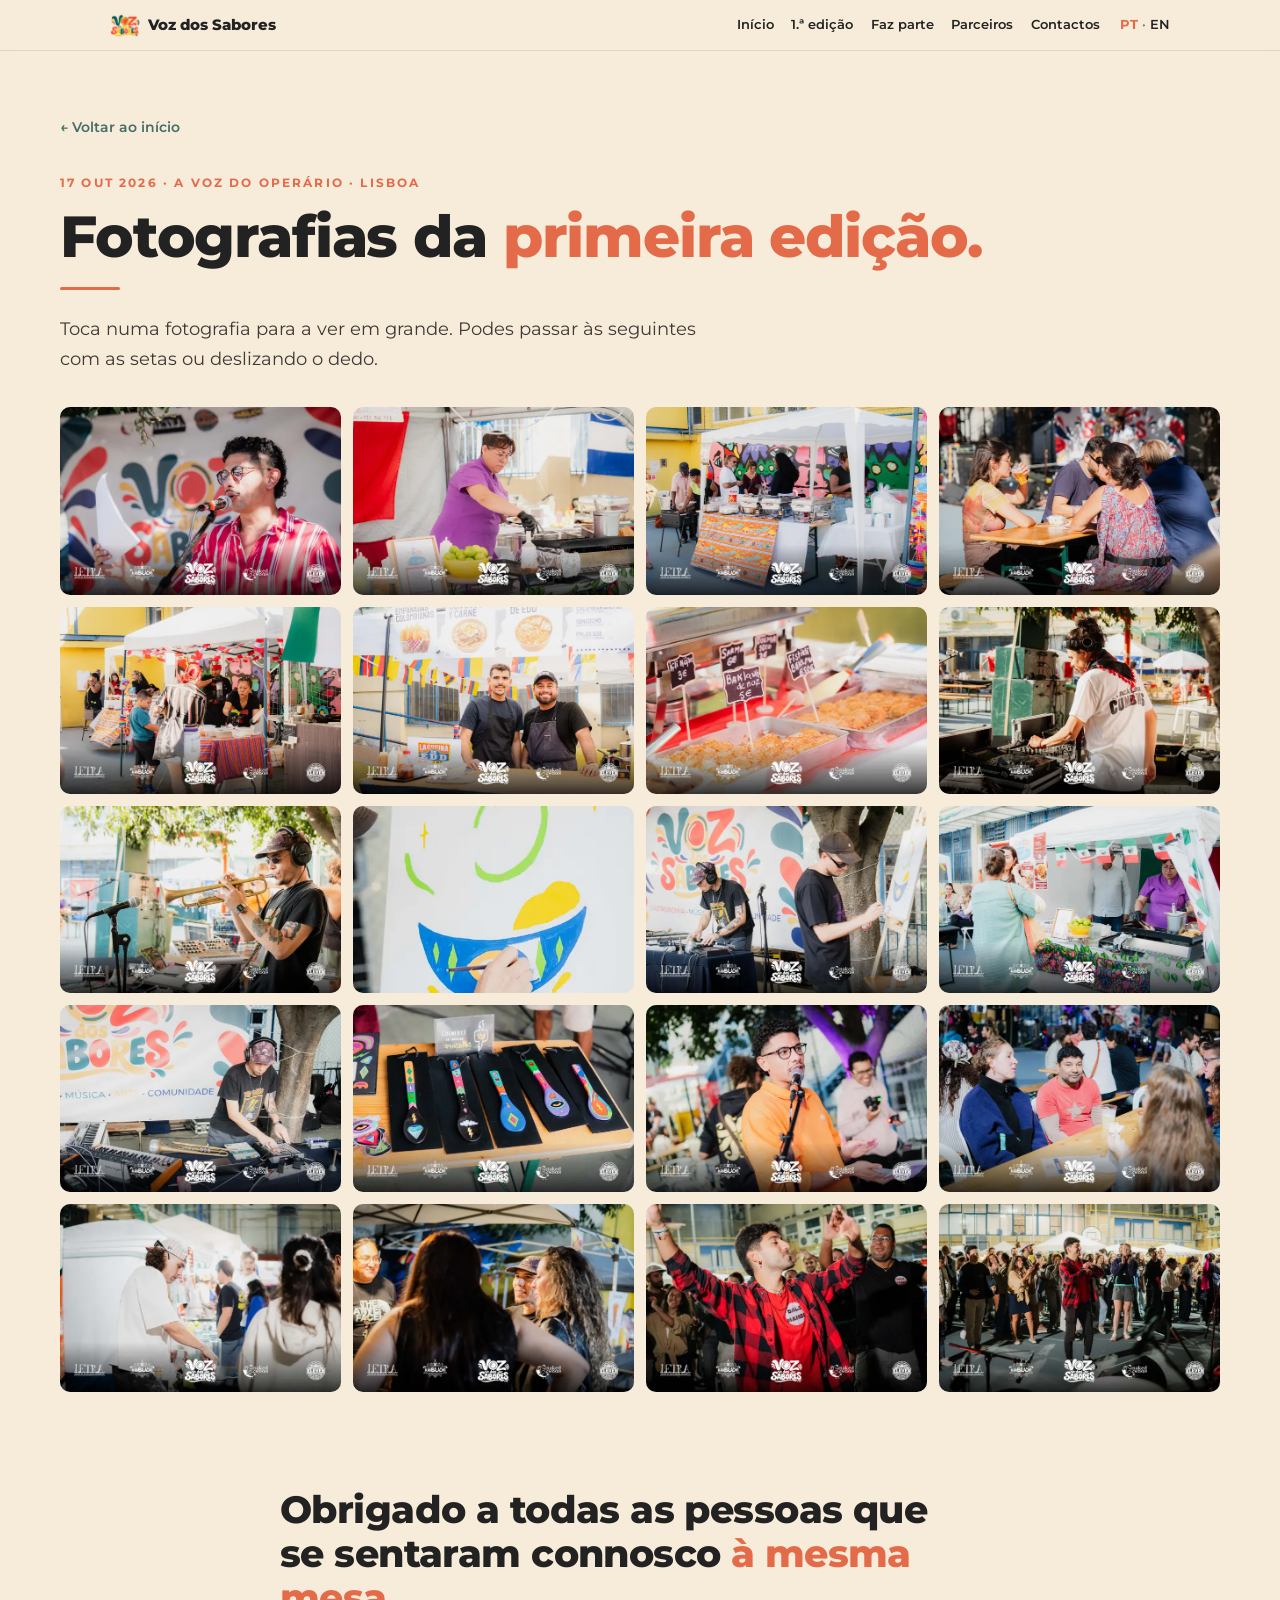
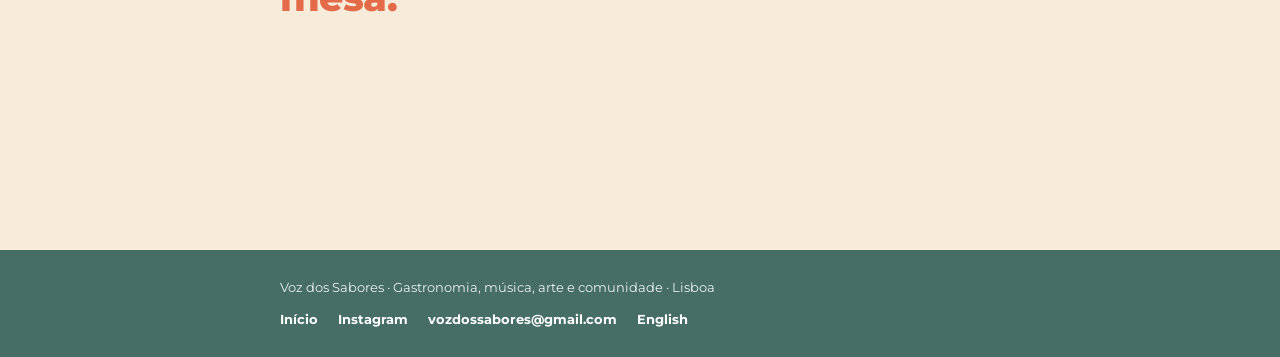
<file: galeria/index.html>
<!doctype html>
<html lang="pt-PT">
<head>
  <meta charset="utf-8">
  <meta name="viewport" content="width=device-width, initial-scale=1">
  <title>Fotografias | Voz dos Sabores</title>
  <meta name="description" content="Fotografias da primeira edição do Voz dos Sabores, a 17 de outubro de 2026, na Voz do Operário, em Lisboa.">
  <meta property="og:type" content="website">
  <meta property="og:title" content="Fotografias | Voz dos Sabores">
  <meta property="og:description" content="Fotografias da primeira edição do Voz dos Sabores, a 17 de outubro de 2026, na Voz do Operário, em Lisboa.">
  <meta property="og:image" content="https://vozdossabores.pt/img/fotos/full/MGP05496.webp">
  <meta property="og:locale" content="pt_PT">
  <link rel="alternate" hreflang="pt-PT" href="./">
  <link rel="alternate" hreflang="en" href="../en/gallery/">
  <link rel="icon" href="../img/favicon.png">
  <link rel="preconnect" href="https://fonts.googleapis.com">
  <link rel="preconnect" href="https://fonts.gstatic.com" crossorigin>
  <link href="https://fonts.googleapis.com/css2?family=Montserrat:wght@400;500;600;700;800&display=swap" rel="stylesheet">
  <link rel="stylesheet" href="../style.css">
  <script>document.documentElement.classList.add('js')</script>
  <script src="../main.js" defer></script>
  <!-- Estatísticas de visitas (GoatCounter: sem cookies, sem aviso de cookies) -->
  <script data-goatcounter="https://vozdossabores.goatcounter.com/count" async src="//gc.zgo.at/count.js"></script>
</head>
<body>

<!-- GALERIA DE FOTOGRAFIAS (PT). A lista entre FOTOS:START e FOTOS:END é gerada por scripts/fotos.py: não a edite à mão. -->

<nav class="topnav" aria-label="Navegação principal">
  <div class="wrap">
    <a class="brand" href="../"><img src="../img/favicon.png" width="30" height="31" alt="">Voz dos Sabores</a>
    <ul>
      <li><a href="../#inicio">Início</a></li>
      <li><a href="../#primeira-edicao">1.ª edição</a></li>
      <li><a href="../#faz-parte">Faz parte</a></li>
      <li><a href="../#parceiros">Parceiros</a></li>
      <li><a href="../#contactos">Contactos</a></li>
    </ul>
    <p class="lang"><strong>PT</strong> · <a data-goatcounter-click="idioma-en" href="../en/gallery/" hreflang="en" lang="en">EN</a></p>
  </div>
</nav>

<main id="inicio">
  <section class="wrap wide gallery-page">
    <p class="back"><a href="../#video">← Voltar ao início</a></p>
    <p class="label">17 out 2026 · A Voz do Operário · Lisboa</p>
    <h1>Fotografias da <span class="hl">primeira edição.</span></h1>
    <hr class="rule">
    <p class="lead">Toca numa fotografia para a ver em grande. Podes passar às seguintes com as setas ou deslizando o dedo.</p>

    <ul class="photo-grid" aria-label="Fotografias do festival" data-gallery>
      <!-- FOTOS:START -->
        <li><a href="../img/fotos/full/MGP05029.webp" data-lightbox data-w="1800" data-h="1200"><img src="../img/fotos/thumb/MGP05029.webp" width="640" height="427" loading="lazy" decoding="async" alt="Apresentador ao microfone em frente ao painel do festival"></a></li>
        <li><a href="../img/fotos/full/MGP05055.webp" data-lightbox data-w="1800" data-h="1200"><img src="../img/fotos/thumb/MGP05055.webp" width="640" height="427" loading="lazy" decoding="async" alt="Cozinheira a preparar comida numa banca"></a></li>
        <li><a href="../img/fotos/full/MGP05080.webp" data-lightbox data-w="1800" data-h="1200"><img src="../img/fotos/thumb/MGP05080.webp" width="640" height="427" loading="lazy" decoding="async" alt="Banca gastronómica com toalha colorida"></a></li>
        <li><a href="../img/fotos/full/MGP05107.webp" data-lightbox data-w="1800" data-h="1200"><img src="../img/fotos/thumb/MGP05107.webp" width="640" height="427" loading="lazy" decoding="async" alt="Pessoas a comer e a conversar à mesa"></a></li>
        <li><a href="../img/fotos/full/MGP05134.webp" data-lightbox data-w="1800" data-h="1200"><img src="../img/fotos/thumb/MGP05134.webp" width="640" height="427" loading="lazy" decoding="async" alt="Visitantes junto a uma banca gastronómica"></a></li>
        <li><a href="../img/fotos/full/MGP05166.webp" data-lightbox data-w="1800" data-h="1200"><img src="../img/fotos/thumb/MGP05166.webp" width="640" height="427" loading="lazy" decoding="async" alt="Dois cozinheiros na sua banca"></a></li>
        <li><a href="../img/fotos/full/MGP05189.webp" data-lightbox data-w="1800" data-h="1200"><img src="../img/fotos/thumb/MGP05189.webp" width="640" height="427" loading="lazy" decoding="async" alt="Doces numa banca, com os preços em quadros de giz"></a></li>
        <li><a href="../img/fotos/full/MGP05214.webp" data-lightbox data-w="1800" data-h="1200"><img src="../img/fotos/thumb/MGP05214.webp" width="640" height="427" loading="lazy" decoding="async" alt="DJ a atuar"></a></li>
        <li><a href="../img/fotos/full/MGP05237.webp" data-lightbox data-w="1800" data-h="1200"><img src="../img/fotos/thumb/MGP05237.webp" width="640" height="427" loading="lazy" decoding="async" alt="Músico a tocar trompete"></a></li>
        <li><a href="../img/fotos/full/MGP05258.webp" data-lightbox data-w="1200" data-h="1800"><img src="../img/fotos/thumb/MGP05258.webp" width="427" height="640" loading="lazy" decoding="async" alt="Pintura ao vivo de uma taça"></a></li>
        <li><a href="../img/fotos/full/MGP05271.webp" data-lightbox data-w="1800" data-h="1200"><img src="../img/fotos/thumb/MGP05271.webp" width="640" height="427" loading="lazy" decoding="async" alt="Música eletrónica e pintura ao vivo junto ao painel do festival"></a></li>
        <li><a href="../img/fotos/full/MGP05295.webp" data-lightbox data-w="1800" data-h="1200"><img src="../img/fotos/thumb/MGP05295.webp" width="640" height="427" loading="lazy" decoding="async" alt="Visitantes numa banca decorada com bandeiras"></a></li>
        <li><a href="../img/fotos/full/MGP05320.webp" data-lightbox data-w="1800" data-h="1200"><img src="../img/fotos/thumb/MGP05320.webp" width="640" height="427" loading="lazy" decoding="async" alt="Músico com sintetizadores em frente ao painel do festival"></a></li>
        <li><a href="../img/fotos/full/MGP05338.webp" data-lightbox data-w="1800" data-h="1200"><img src="../img/fotos/thumb/MGP05338.webp" width="640" height="427" loading="lazy" decoding="async" alt="Colheres de madeira pintadas à mão"></a></li>
        <li><a href="../img/fotos/full/MGP05352.webp" data-lightbox data-w="1800" data-h="1200"><img src="../img/fotos/thumb/MGP05352.webp" width="640" height="427" loading="lazy" decoding="async" alt="Apresentação ao microfone"></a></li>
        <li><a href="../img/fotos/full/MGP05377.webp" data-lightbox data-w="1800" data-h="1200"><img src="../img/fotos/thumb/MGP05377.webp" width="640" height="427" loading="lazy" decoding="async" alt="Público sentado às mesas partilhadas"></a></li>
        <li><a href="../img/fotos/full/MGP05395.webp" data-lightbox data-w="1800" data-h="1200"><img src="../img/fotos/thumb/MGP05395.webp" width="640" height="427" loading="lazy" decoding="async" alt="Cozinheiro a servir numa banca"></a></li>
        <li><a href="../img/fotos/full/MGP05418.webp" data-lightbox data-w="1800" data-h="1200"><img src="../img/fotos/thumb/MGP05418.webp" width="640" height="427" loading="lazy" decoding="async" alt="Visitantes a conversar ao fim da tarde"></a></li>
        <li><a href="../img/fotos/full/MGP05454.webp" data-lightbox data-w="1800" data-h="1200"><img src="../img/fotos/thumb/MGP05454.webp" width="640" height="427" loading="lazy" decoding="async" alt="Cantor a animar o público"></a></li>
        <li><a href="../img/fotos/full/MGP05496.webp" data-lightbox data-w="1800" data-h="1200"><img src="../img/fotos/thumb/MGP05496.webp" width="640" height="427" loading="lazy" decoding="async" alt="Público a dançar à noite"></a></li>
      <!-- FOTOS:END -->
    </ul>
  </section>

  <section class="wrap closing">
    <p>Obrigado a todas as pessoas que se sentaram connosco <span class="hl">à mesma mesa.</span></p>
  </section>
</main>

<footer class="footer">
  <div class="wrap">
    <p class="footer-data">Voz dos Sabores · Gastronomia, música, arte e comunidade · Lisboa</p>
    <p class="footer-links">
      <a href="../">Início</a>
      <a data-goatcounter-click="instagram" href="https://www.instagram.com/vozdossabores/" target="_blank" rel="noopener">Instagram</a>
      <a data-goatcounter-click="email" href="mailto:vozdossabores@gmail.com">vozdossabores@gmail.com</a>
      <a data-goatcounter-click="idioma-en" href="../en/gallery/" hreflang="en" lang="en">English</a>
    </p>
  </div>
</footer>

</body>
</html>
</file>
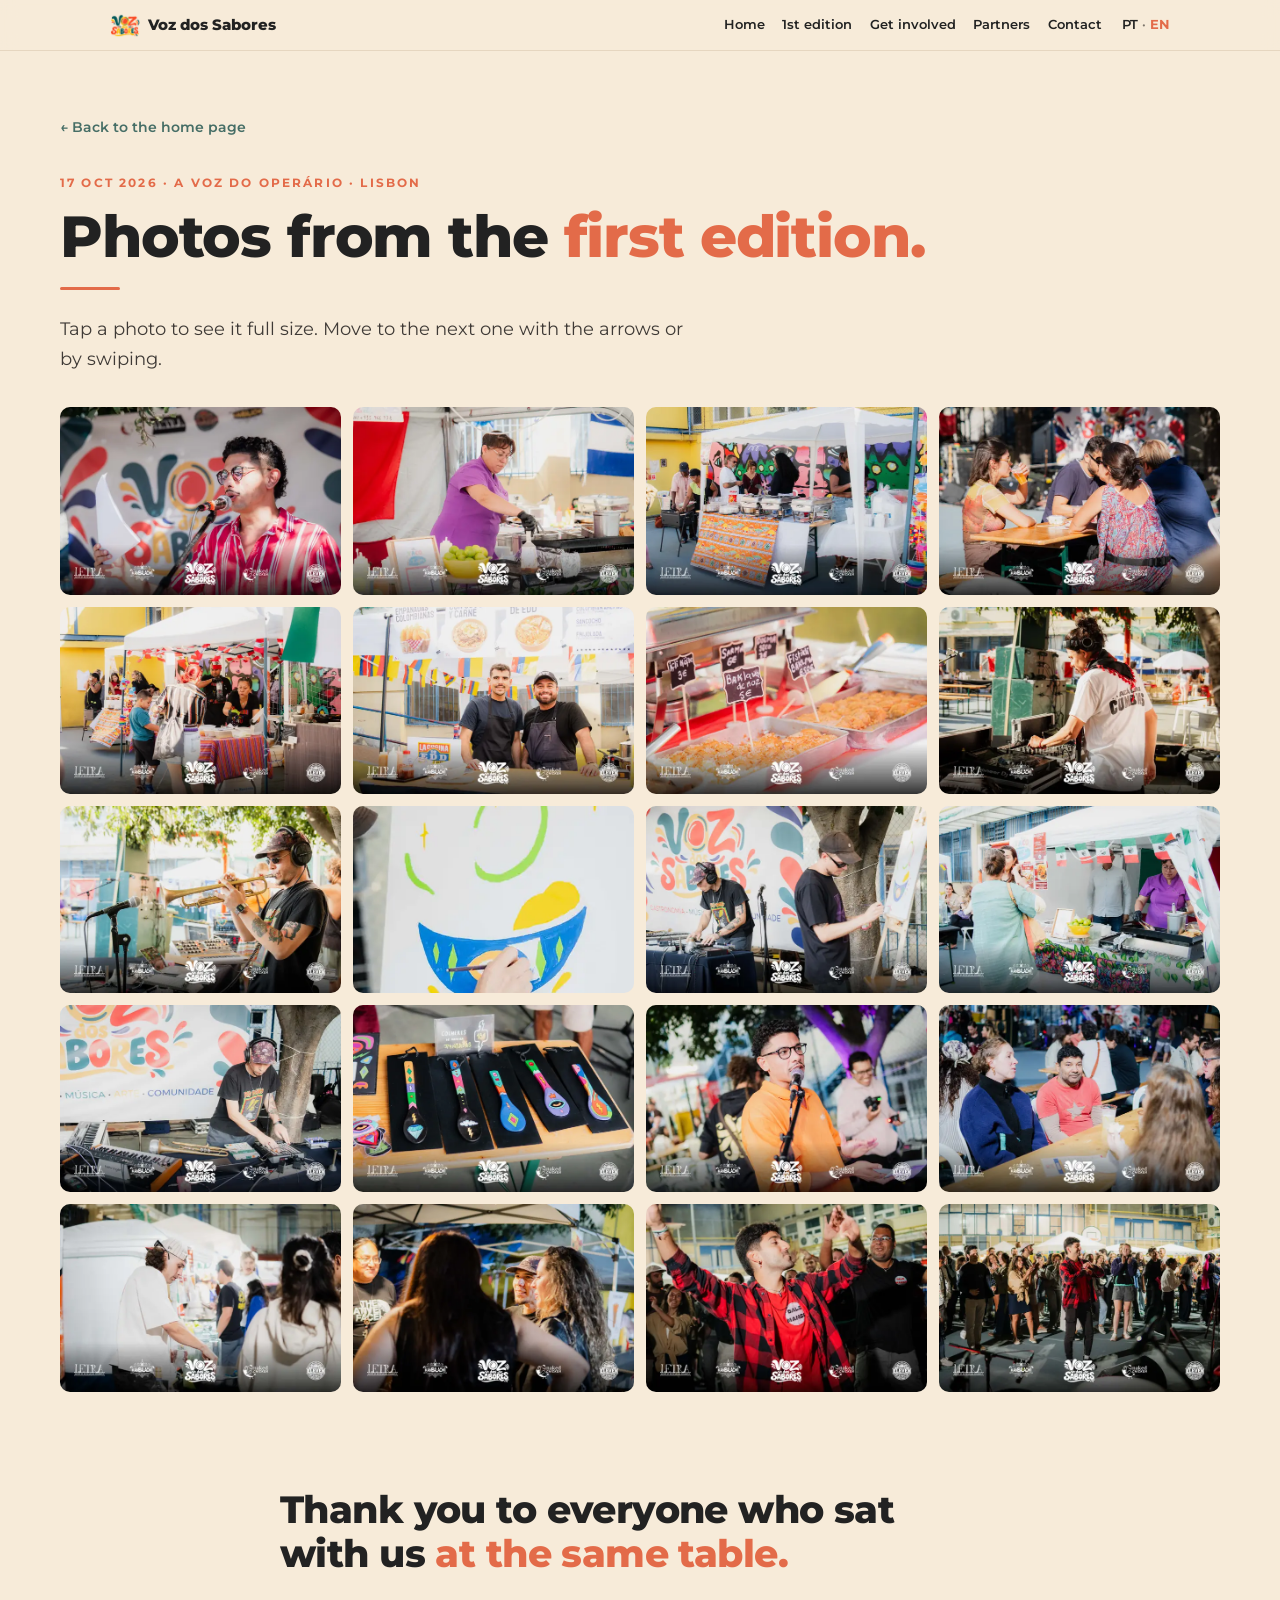
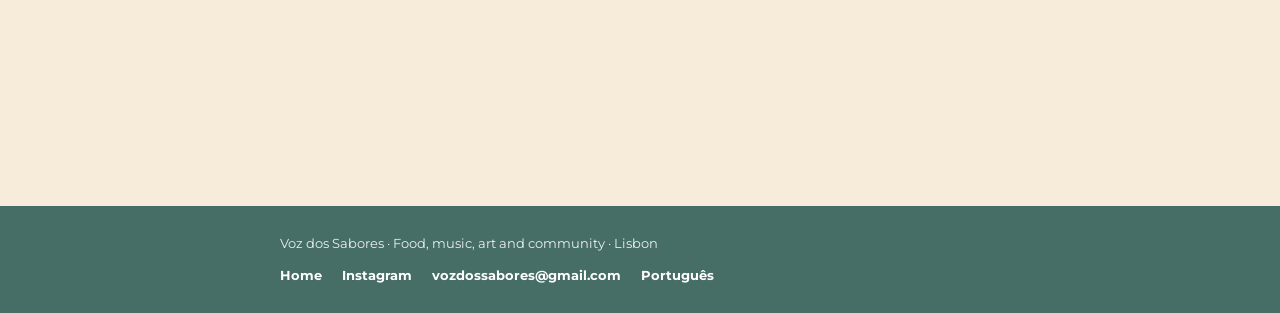
<file: en/gallery/index.html>
<!doctype html>
<html lang="en">
<head>
  <meta charset="utf-8">
  <meta name="viewport" content="width=device-width, initial-scale=1">
  <title>Photos | Voz dos Sabores</title>
  <meta name="description" content="Photos from the first edition of Voz dos Sabores, on 17 October 2026 at Voz do Operário in Lisbon.">
  <meta property="og:type" content="website">
  <meta property="og:title" content="Photos | Voz dos Sabores">
  <meta property="og:description" content="Photos from the first edition of Voz dos Sabores, on 17 October 2026 at Voz do Operário in Lisbon.">
  <meta property="og:image" content="https://vozdossabores.pt/img/fotos/full/MGP05496.webp">
  <meta property="og:locale" content="en_GB">
  <link rel="alternate" hreflang="pt-PT" href="../../galeria/">
  <link rel="alternate" hreflang="en" href="./">
  <link rel="icon" href="../../img/favicon.png">
  <link rel="preconnect" href="https://fonts.googleapis.com">
  <link rel="preconnect" href="https://fonts.gstatic.com" crossorigin>
  <link href="https://fonts.googleapis.com/css2?family=Montserrat:wght@400;500;600;700;800&display=swap" rel="stylesheet">
  <link rel="stylesheet" href="../../style.css">
  <script>document.documentElement.classList.add('js')</script>
  <script src="../../main.js" defer></script>
  <!-- Visitor statistics (GoatCounter: no cookies, no cookie banner) -->
  <script data-goatcounter="https://vozdossabores.goatcounter.com/count" async src="//gc.zgo.at/count.js"></script>
</head>
<body>

<!-- PHOTO GALLERY (EN). The list between FOTOS:START and FOTOS:END is generated by scripts/fotos.py: do not edit it by hand. -->

<nav class="topnav" aria-label="Main navigation">
  <div class="wrap">
    <a class="brand" href="../"><img src="../../img/favicon.png" width="30" height="31" alt="">Voz dos Sabores</a>
    <ul>
      <li><a href="../#top">Home</a></li>
      <li><a href="../#first-edition">1st edition</a></li>
      <li><a href="../#get-involved">Get involved</a></li>
      <li><a href="../#partners">Partners</a></li>
      <li><a href="../#contact">Contact</a></li>
    </ul>
    <p class="lang"><a data-goatcounter-click="idioma-pt" href="../../galeria/" hreflang="pt-PT" lang="pt-PT">PT</a> · <strong>EN</strong></p>
  </div>
</nav>

<main id="top">
  <section class="wrap wide gallery-page">
    <p class="back"><a href="../#video">← Back to the home page</a></p>
    <p class="label">17 Oct 2026 · A Voz do Operário · Lisbon</p>
    <h1>Photos from the <span class="hl">first edition.</span></h1>
    <hr class="rule">
    <p class="lead">Tap a photo to see it full size. Move to the next one with the arrows or by swiping.</p>

    <ul class="photo-grid" aria-label="Festival photos" data-gallery>
      <!-- FOTOS:START -->
        <li><a href="../../img/fotos/full/MGP05029.webp" data-lightbox data-w="1800" data-h="1200"><img src="../../img/fotos/thumb/MGP05029.webp" width="640" height="427" loading="lazy" decoding="async" alt="Host at the microphone in front of the festival banner"></a></li>
        <li><a href="../../img/fotos/full/MGP05055.webp" data-lightbox data-w="1800" data-h="1200"><img src="../../img/fotos/thumb/MGP05055.webp" width="640" height="427" loading="lazy" decoding="async" alt="A cook preparing food at a stall"></a></li>
        <li><a href="../../img/fotos/full/MGP05080.webp" data-lightbox data-w="1800" data-h="1200"><img src="../../img/fotos/thumb/MGP05080.webp" width="640" height="427" loading="lazy" decoding="async" alt="Food stall with a colourful tablecloth"></a></li>
        <li><a href="../../img/fotos/full/MGP05107.webp" data-lightbox data-w="1800" data-h="1200"><img src="../../img/fotos/thumb/MGP05107.webp" width="640" height="427" loading="lazy" decoding="async" alt="People eating and talking at a table"></a></li>
        <li><a href="../../img/fotos/full/MGP05134.webp" data-lightbox data-w="1800" data-h="1200"><img src="../../img/fotos/thumb/MGP05134.webp" width="640" height="427" loading="lazy" decoding="async" alt="Visitors at a food stall"></a></li>
        <li><a href="../../img/fotos/full/MGP05166.webp" data-lightbox data-w="1800" data-h="1200"><img src="../../img/fotos/thumb/MGP05166.webp" width="640" height="427" loading="lazy" decoding="async" alt="Two cooks at their stall"></a></li>
        <li><a href="../../img/fotos/full/MGP05189.webp" data-lightbox data-w="1800" data-h="1200"><img src="../../img/fotos/thumb/MGP05189.webp" width="640" height="427" loading="lazy" decoding="async" alt="Pastries at a stall, with prices on chalkboards"></a></li>
        <li><a href="../../img/fotos/full/MGP05214.webp" data-lightbox data-w="1800" data-h="1200"><img src="../../img/fotos/thumb/MGP05214.webp" width="640" height="427" loading="lazy" decoding="async" alt="A DJ performing"></a></li>
        <li><a href="../../img/fotos/full/MGP05237.webp" data-lightbox data-w="1800" data-h="1200"><img src="../../img/fotos/thumb/MGP05237.webp" width="640" height="427" loading="lazy" decoding="async" alt="A musician playing the trumpet"></a></li>
        <li><a href="../../img/fotos/full/MGP05258.webp" data-lightbox data-w="1200" data-h="1800"><img src="../../img/fotos/thumb/MGP05258.webp" width="427" height="640" loading="lazy" decoding="async" alt="Live painting of a bowl"></a></li>
        <li><a href="../../img/fotos/full/MGP05271.webp" data-lightbox data-w="1800" data-h="1200"><img src="../../img/fotos/thumb/MGP05271.webp" width="640" height="427" loading="lazy" decoding="async" alt="Electronic music and live painting by the festival banner"></a></li>
        <li><a href="../../img/fotos/full/MGP05295.webp" data-lightbox data-w="1800" data-h="1200"><img src="../../img/fotos/thumb/MGP05295.webp" width="640" height="427" loading="lazy" decoding="async" alt="Visitors at a stall decorated with flags"></a></li>
        <li><a href="../../img/fotos/full/MGP05320.webp" data-lightbox data-w="1800" data-h="1200"><img src="../../img/fotos/thumb/MGP05320.webp" width="640" height="427" loading="lazy" decoding="async" alt="A musician with synthesizers in front of the festival banner"></a></li>
        <li><a href="../../img/fotos/full/MGP05338.webp" data-lightbox data-w="1800" data-h="1200"><img src="../../img/fotos/thumb/MGP05338.webp" width="640" height="427" loading="lazy" decoding="async" alt="Hand-painted wooden spoons"></a></li>
        <li><a href="../../img/fotos/full/MGP05352.webp" data-lightbox data-w="1800" data-h="1200"><img src="../../img/fotos/thumb/MGP05352.webp" width="640" height="427" loading="lazy" decoding="async" alt="Speaking at the microphone"></a></li>
        <li><a href="../../img/fotos/full/MGP05377.webp" data-lightbox data-w="1800" data-h="1200"><img src="../../img/fotos/thumb/MGP05377.webp" width="640" height="427" loading="lazy" decoding="async" alt="Visitors sitting at shared tables"></a></li>
        <li><a href="../../img/fotos/full/MGP05395.webp" data-lightbox data-w="1800" data-h="1200"><img src="../../img/fotos/thumb/MGP05395.webp" width="640" height="427" loading="lazy" decoding="async" alt="A cook serving at a stall"></a></li>
        <li><a href="../../img/fotos/full/MGP05418.webp" data-lightbox data-w="1800" data-h="1200"><img src="../../img/fotos/thumb/MGP05418.webp" width="640" height="427" loading="lazy" decoding="async" alt="Visitors talking in the late afternoon"></a></li>
        <li><a href="../../img/fotos/full/MGP05454.webp" data-lightbox data-w="1800" data-h="1200"><img src="../../img/fotos/thumb/MGP05454.webp" width="640" height="427" loading="lazy" decoding="async" alt="A singer getting the crowd going"></a></li>
        <li><a href="../../img/fotos/full/MGP05496.webp" data-lightbox data-w="1800" data-h="1200"><img src="../../img/fotos/thumb/MGP05496.webp" width="640" height="427" loading="lazy" decoding="async" alt="The crowd dancing at night"></a></li>
      <!-- FOTOS:END -->
    </ul>
  </section>

  <section class="wrap closing">
    <p>Thank you to everyone who sat with us <span class="hl">at the same table.</span></p>
  </section>
</main>

<footer class="footer">
  <div class="wrap">
    <p class="footer-data">Voz dos Sabores · Food, music, art and community · Lisbon</p>
    <p class="footer-links">
      <a href="../">Home</a>
      <a data-goatcounter-click="instagram" href="https://www.instagram.com/vozdossabores/" target="_blank" rel="noopener">Instagram</a>
      <a data-goatcounter-click="email" href="mailto:vozdossabores@gmail.com">vozdossabores@gmail.com</a>
      <a data-goatcounter-click="idioma-pt" href="../../galeria/" hreflang="pt-PT" lang="pt-PT">Português</a>
    </p>
  </div>
</footer>

</body>
</html>
</file>
<file: style.css>
/* =========================================================
   Voz dos Sabores · folha de estilo (v3)
   Referência visual: apresentações «Parceria» e «Embaixadas».
   Mudar as variáveis abaixo muda o site todo.
   ========================================================= */
:root {
  /* Cores das apresentações */
  --creme:        #F7EBD9;  /* fundo principal */
  --creme-claro:  #FCF5EA;  /* cartões, faixa informativa */
  --tinta:        #222222;  /* titulares */
  --texto:        #3F3A36;  /* texto corrido */
  --suave:        #7D746C;  /* notas */
  --linha:        #E6D6C0;  /* divisórias finas */
  --coral:        #E36B49;  /* destaque, horas, linhas curtas */
  --mostarda:     #EAAA2F;
  --petroleo:     #466E66;  /* botões, rodapé */
  --azulado:      #5B928A;

  --f-titulo: 'Montserrat', system-ui, -apple-system, 'Segoe UI', sans-serif;
  --f-texto:  'Montserrat', system-ui, -apple-system, 'Segoe UI', sans-serif;

  --col: 760px;             /* largura da coluna de texto */
}

*, *::before, *::after { box-sizing: border-box; }
html { -webkit-text-size-adjust: 100%; scroll-behavior: smooth; overflow-x: clip; }
body {
  margin: 0; overflow-x: clip;
  background: var(--creme);
  color: var(--texto);
  font: 400 1rem/1.75 var(--f-texto);
}
img { max-width: 100%; height: auto; display: block; }
a { color: var(--petroleo); text-underline-offset: 3px; }
a:hover { color: var(--coral); }
h1, h2, h3 { color: var(--tinta); margin: 0; font-family: var(--f-titulo); text-wrap: balance; }
p { margin: 0 0 1rem; }
.hl { color: var(--coral); }
.nowrap { white-space: nowrap; }

.wrap { width: 100%; max-width: var(--col); margin: 0 auto; padding: 0 20px; }
.sr-only { position: absolute; width: 1px; height: 1px; overflow: hidden; clip: rect(0 0 0 0); white-space: nowrap; }

/* Linha curta coral */
.rule { width: 60px; height: 0; margin: 0 0 1.5rem; border: 0; border-top: 3px solid var(--coral); border-radius: 2px; }

/* Secções: o conteúdo fica sempre à frente dos ornamentos */
section.wrap, .hero.wrap { position: relative; isolation: isolate; }
section.wrap { padding-top: 4rem; padding-bottom: 1.5rem; }
section h2 {
  font-size: clamp(1.9rem, 6.2vw, 2.75rem); font-weight: 800;
  line-height: 1.08; letter-spacing: -.015em;
  margin-bottom: 1.25rem;
}

/* =========================================================
   ORNAMENTOS (formas orgânicas das apresentações)
   Cada .deco ocupa a largura do ecrã atrás da secção.
   --s tamanho · --t posição vertical · --max parte visível máxima
   ========================================================= */
.deco {
  position: absolute; z-index: -1; pointer-events: none;
  top: 0; bottom: 0; left: 50%; width: 100vw; margin-left: -50vw;
  overflow: hidden;
  --free: calc((100vw - var(--col)) / 2 - 12px);
}
.hero .deco { top: -80px; }            /* sobe por trás da navegação */
.blob {
  position: absolute; top: var(--t, 0); width: var(--s, 22rem);
  aspect-ratio: 1; display: block;
  transform: translate3d(0, calc(var(--py, 0px) * var(--k, 1)), 0);
}
.blob svg {
  width: 100%; height: 100%; display: block; overflow: visible;
  transition: transform .65s cubic-bezier(.2,.7,.2,1), opacity .65s ease;
}
.blob use { fill: currentColor; }
/* parte visível = margem livre ao lado da coluna, entre 40px e --max */
.blob.r { right: calc(clamp(40px, var(--free), var(--max, 240px)) - var(--s, 22rem)); }
.blob.l { left:  calc(clamp(40px, var(--free), var(--max, 240px)) - var(--s, 22rem)); }
.c-coral    { color: var(--coral); }
.c-mostarda { color: var(--mostarda); }
.c-petroleo { color: var(--petroleo); }
.c-azulado  { color: var(--azulado); }

/* Estado de entrada (só com JavaScript ativo) */
.js .deco .blob svg { opacity: 0; transform: translate(var(--dx, 18px), 18px); }
.js .deco .blob.l svg { --dx: -18px; }
.js .in-view > .deco .blob svg { opacity: 1; transform: none; }
.js .in-view > .deco .blob:nth-child(2) svg { transition-delay: .08s; }
.js .in-view > .deco .blob:nth-child(3) svg { transition-delay: .16s; }
.js .was-seen:not(.in-view) > .deco .blob svg { opacity: .35; transform: none; }

/* Onda inferior (fecho) */
.wave { position: absolute; z-index: -1; left: 50%; width: 100vw; margin-left: -50vw; bottom: 0; height: clamp(90px, 14vw, 180px); pointer-events: none; }
.wave svg { width: 100%; height: 100%; display: block; transition: transform .7s cubic-bezier(.2,.7,.2,1), opacity .7s ease; }
.js .closing:not(.in-view) .wave svg { transform: translateY(24px); opacity: 0; }

/* Telemóvel: menos formas, mais pequenas, só nas margens entre secções */
@media (max-width: 759px) {
  .deco .blob.desk { display: none; }
  section.wrap > .deco { top: -1.5rem; }
  .blob { width: calc(var(--s, 22rem) * .3); top: 0; }
  .blob.r { right: calc(46px - var(--s, 22rem) * .3); }
  .blob.l { left:  calc(16px - var(--s, 22rem) * .3); }
  .hero .blob { top: 110px; }
  .hero .blob.r { right: calc(96px - var(--s, 22rem) * .3); }
}

@media (prefers-reduced-motion: reduce) {
  html { scroll-behavior: auto; }
  .blob { transform: none !important; }
  .js .deco .blob svg, .js .wave svg, .js .reveal { opacity: 1 !important; transform: none !important; transition: none !important; }
}

/* =========================================================
   NAVEGAÇÃO
   ========================================================= */
.topnav {
  position: sticky; top: 0; z-index: 20;
  background: color-mix(in srgb, var(--creme) 90%, transparent);
  -webkit-backdrop-filter: blur(8px); backdrop-filter: blur(8px);
  border-bottom: 1px solid var(--linha);
}
.topnav .wrap {
  max-width: 1100px;
  display: flex; align-items: center; gap: .6rem 1.25rem; flex-wrap: wrap;
  padding-top: .6rem; padding-bottom: .6rem;
}
.brand { display: flex; align-items: center; gap: .5rem; font-weight: 800; font-size: .95rem; color: var(--tinta); text-decoration: none; }
.brand img { width: 30px; }
.topnav ul {
  order: 3; flex: 1 0 100%;
  display: flex; gap: 1.1rem; list-style: none; margin: 0; padding: 0 0 .1rem;
  overflow-x: auto; scrollbar-width: none;
}
.topnav ul::-webkit-scrollbar { display: none; }
.topnav ul a { font-size: .82rem; font-weight: 600; color: var(--tinta); text-decoration: none; white-space: nowrap; }
.topnav ul a:hover, .topnav ul a:focus-visible, .topnav ul a[aria-current] { color: var(--coral); }
.lang { margin: 0 0 0 auto; font-size: .8rem; font-weight: 600; color: var(--suave); }
.lang strong { color: var(--coral); }
.lang a { color: var(--tinta); text-decoration: none; }
@media (min-width: 760px) {
  .topnav ul { order: 0; flex: 0 1 auto; margin-left: auto; }
  .lang { margin-left: 0; }
}
section[id], main[id] { scroll-margin-top: 5.5rem; }

/* =========================================================
   1. PRIMEIRA PÁGINA
   ========================================================= */
.hero.wrap { padding-top: 2.5rem; padding-bottom: 1rem; }
.logo { width: min(170px, 42vw); margin: 0 0 1.5rem -4px; }
.label { font-size: .75rem; font-weight: 700; letter-spacing: .18em; text-transform: uppercase; color: var(--coral); margin: 0 0 .8rem; }
.hero h1 { font-size: clamp(2.5rem, 9.5vw, 4.4rem); font-weight: 800; line-height: 1.02; letter-spacing: -.025em; margin: 0 0 1.4rem; }
.lead { font-size: 1.1rem; max-width: 36rem; margin-bottom: 1.75rem; }
.infostrip {
  list-style: none; margin: 0 0 1.75rem; padding: 1rem 1.25rem;
  display: flex; flex-wrap: wrap; gap: .35rem 1.4rem;
  background: var(--creme-claro); border-radius: 14px;
  font-size: .9rem; font-weight: 600; line-height: 1.5; color: var(--tinta);
  font-variant-numeric: tabular-nums;
}
.infostrip li { white-space: nowrap; }
.infostrip li::before { content: "•"; color: var(--coral); margin-right: .5rem; }
.infostrip strong { color: var(--coral); }
@media (max-width: 480px) { .infostrip { flex-direction: column; } }
.actions { display: flex; flex-wrap: wrap; gap: .75rem; }

.btn {
  display: inline-block; background: var(--petroleo); color: #fff;
  font: 700 .92rem/1 var(--f-texto);
  padding: 1rem 1.5rem; border-radius: 999px; text-decoration: none;
  transition: background .2s, color .2s;
}
.btn:hover, .btn:focus-visible { background: var(--coral); color: #fff; }
.btn-ghost { background: transparent; color: var(--tinta); box-shadow: inset 0 0 0 2px var(--tinta); }
.btn-ghost:hover, .btn-ghost:focus-visible { background: var(--tinta); color: #fff; }
:focus-visible { outline: 2px solid var(--coral); outline-offset: 3px; }

/* Ilustração larga debaixo da primeira página */
.hero-art { max-width: 1120px; margin: 2.5rem auto 0; padding: 0 20px; }
.hero-art img { width: 100%; border-radius: 22px; }

/* =========================================================
   2–4. FESTIVAL, O QUE VAIS ENCONTRAR, GASTRONOMIA
   ========================================================= */
.motto { font-size: 1.3rem; font-weight: 700; line-height: 1.35; color: var(--coral); margin-top: 1.5rem; max-width: 30ch; }

.features { display: grid; gap: 1.75rem 1.5rem; }
@media (min-width: 640px) { .features { grid-template-columns: 1fr 1fr; } }
.features article { display: flex; flex-direction: column; }
.features img {
  width: 100%; aspect-ratio: 3 / 2; object-fit: cover; object-position: center bottom;
  border-radius: 16px; margin-bottom: 1rem; background: var(--creme-claro);
}
.features h3 { font-size: 1.2rem; font-weight: 800; margin-bottom: .4rem; }
.features p { margin: 0; font-size: .96rem; }

.projects { list-style: none; margin: 0 0 1.5rem; padding: 0; display: grid; gap: 1.25rem; }
@media (min-width: 640px) { .projects { grid-template-columns: 1fr 1fr; } }
.projects img { border-radius: 14px; margin-bottom: .75rem; }
.projects h3 { font-size: 1.2rem; font-weight: 800; }
.projects .country { font-size: .78rem; font-weight: 700; letter-spacing: .12em; color: var(--coral); text-transform: uppercase; margin-bottom: .4rem; }

/* Galeria do Instagram: faixa horizontal com deslize */
.gallery { margin-top: 2.5rem; }
.gallery-head { display: flex; align-items: center; justify-content: space-between; gap: 1rem; margin-bottom: 1rem; }
.gallery-head h3 { font-size: .78rem; font-weight: 700; letter-spacing: .18em; text-transform: uppercase; }
.gallery-nav { display: flex; gap: .5rem; }
.gallery-nav button {
  width: 42px; height: 42px; border-radius: 50%; border: 2px solid var(--tinta);
  background: transparent; color: var(--tinta); font: 700 1rem/1 var(--f-texto); cursor: pointer;
}
.gallery-nav button:hover, .gallery-nav button:focus-visible { background: var(--tinta); color: #fff; }
.gallery-nav button:disabled { opacity: .3; cursor: default; background: transparent; color: var(--tinta); }
.strip {
  display: grid; grid-auto-flow: column; grid-auto-columns: min(62%, 220px); gap: .9rem;
  overflow-x: auto; scroll-snap-type: x mandatory; scroll-padding: 0 20px; scroll-behavior: smooth;
  list-style: none; margin: 0 -20px; padding: .4rem 20px 1rem;
  scrollbar-width: thin; scrollbar-color: var(--linha) transparent;
}
.strip li { scroll-snap-align: start; }
.strip a { display: block; border-radius: 14px; overflow: hidden; transition: transform .25s; }
.strip a:hover, .strip a:focus-visible { transform: translateY(-4px); }
.strip img { width: 100%; aspect-ratio: 2 / 3; object-fit: cover; }

/* =========================================================
   5. PROGRAMA
   ========================================================= */
section > p + .timeline { margin-top: 1.5rem; }
.timeline { list-style: none; margin: 0; padding: 0; border-top: 1px solid var(--linha); }
.timeline li {
  display: grid; grid-template-columns: 8.5rem 1fr; gap: 1rem; align-items: baseline;
  padding: .9rem 0; border-bottom: 1px solid var(--linha);
}
.timeline .t { font-size: .9rem; font-weight: 700; color: var(--coral); white-space: nowrap; font-variant-numeric: tabular-nums; }
.timeline .a { font-size: 1rem; font-weight: 600; color: var(--tinta); }
.timeline .ambient .t, .timeline .ambient .a { color: var(--suave); font-weight: 500; }
.timeline .headliner { padding: 1.4rem 0 1.5rem; }
.timeline .headliner .a { font-size: clamp(1.5rem, 5vw, 2rem); font-weight: 800; line-height: 1.1; letter-spacing: -.01em; }
.timeline .headliner small { display: block; font-size: .66rem; font-weight: 700; letter-spacing: .2em; text-transform: uppercase; color: var(--coral); margin-bottom: .5rem; }
@media (max-width: 480px) { .timeline li { grid-template-columns: 1fr; gap: .1rem; } }

.allday { margin-top: 2.25rem; padding: 1.5rem 1.5rem .75rem; background: var(--creme-claro); border-radius: 16px; }
.allday h3 { font-size: .75rem; font-weight: 700; letter-spacing: .18em; text-transform: uppercase; margin-bottom: 1rem; }
.allday ul { list-style: none; margin: 0 0 1rem; padding: 0; }
.allday li { display: flex; align-items: center; gap: .8rem; padding: .35rem 0; color: var(--tinta); font-weight: 500; }
.allday svg { flex: none; width: 22px; height: 22px; fill: none; stroke: var(--coral); stroke-width: 1.6; stroke-linecap: round; stroke-linejoin: round; }
.note { font-size: .88rem; color: var(--suave); }

/* =========================================================
   6. COMO CHEGAR
   ========================================================= */
.facts { display: grid; grid-template-columns: 5.5rem 1fr; gap: .45rem 1rem; margin: 0 0 1.5rem; }
.facts dt { font-size: .72rem; font-weight: 700; letter-spacing: .12em; line-height: 2.1; color: var(--coral); text-transform: uppercase; }
.facts dd { margin: 0; color: var(--tinta); font-weight: 500; }
.map { aspect-ratio: 4 / 3; max-width: 100%; border-radius: 16px; overflow: hidden; border: 1px solid var(--linha); background: var(--creme-claro); }
@media (min-width: 640px) { .map { aspect-ratio: 16 / 9; } }
.map iframe { width: 100%; height: 100%; border: 0; display: block; }
.map-btn { margin-top: 1rem; }

/* =========================================================
   7. PARTICIPA
   ========================================================= */
.participa-grid { display: grid; gap: 1.75rem; align-items: start; }
@media (min-width: 700px) { .participa-grid { grid-template-columns: 1.3fr 1fr; } }
.participa-grid img { border-radius: 18px; }
.aside { margin-top: 2rem; padding-left: 1rem; border-left: 3px solid var(--mostarda); font-size: .94rem; }
.aside p:last-child { margin-bottom: 0; }

/* =========================================================
   8. PERGUNTAS FREQUENTES
   ========================================================= */
.faq { border-top: 1px solid var(--linha); }
.faq details { border-bottom: 1px solid var(--linha); }
.faq summary { cursor: pointer; list-style: none; display: flex; justify-content: space-between; gap: 1rem; padding: 1rem 0; font-weight: 700; color: var(--tinta); }
.faq summary::-webkit-details-marker { display: none; }
.faq summary::after { content: "+"; font-weight: 700; font-size: 1.2rem; line-height: 1; color: var(--coral); }
.faq details[open] summary::after { content: "–"; }
.faq details p { margin: 0 0 1.1rem; }

/* =========================================================
   9. FECHO E RODAPÉ
   ========================================================= */
section.closing { padding-top: 4.5rem; padding-bottom: clamp(130px, 18vw, 230px); }
.closing p { font-size: clamp(1.6rem, 5.4vw, 2.4rem); font-weight: 800; line-height: 1.15; letter-spacing: -.015em; color: var(--tinta); max-width: 26ch; margin: 0; }
.footer { background: var(--petroleo); color: #fff; font-size: .82rem; padding: 1.6rem 0; }
.footer p { margin: 0; }
.footer-data { opacity: .9; margin-bottom: .6rem !important; }
.footer-links { display: flex; flex-wrap: wrap; gap: .4rem 1.25rem; }
.footer a { color: #fff; font-weight: 700; text-decoration: none; }
.footer a:hover, .footer a:focus-visible { text-decoration: underline; color: #fff; }

/* Entrada suave das ilustrações */
.js .reveal { opacity: 0; transform: translateY(16px); transition: opacity .6s ease, transform .6s cubic-bezier(.2,.7,.2,1); }
.js .reveal.in-view { opacity: 1; transform: none; }

/* =========================================================
   FOTOGRAFIAS E VÍDEO
   ========================================================= */
.media-intro { display: grid; gap: 1.5rem; align-items: center; margin-bottom: 2rem; }
@media (min-width: 640px) { .media-intro { grid-template-columns: minmax(0, 300px) 1fr; gap: 2rem; } }
.media-text { font-size: 1.1rem; color: var(--tinta); font-weight: 500; margin: 0; }

/* Vídeo do Vimeo: só carrega o leitor quando a pessoa carrega no play */
.video {
  position: relative; width: 100%; max-width: 300px; aspect-ratio: 9 / 16;
  border-radius: 18px; overflow: hidden; background: var(--tinta);
}
.video-play {
  display: block; width: 100%; height: 100%; padding: 0; border: 0;
  background: none; cursor: pointer; position: relative;
}
.video-play img { width: 100%; height: 100%; object-fit: cover; transition: transform .4s ease; }
.video-play:hover img, .video-play:focus-visible img { transform: scale(1.03); }
.video-play::after { content: ""; position: absolute; inset: 0; background: linear-gradient(to top, rgb(0 0 0 / .45), transparent 45%); }
.play-icon {
  position: absolute; top: 50%; left: 50%; z-index: 1;
  width: 72px; height: 72px; margin: -36px 0 0 -36px; border-radius: 50%;
  background: var(--coral); box-shadow: 0 6px 24px rgb(0 0 0 / .3);
  transition: transform .2s ease;
}
.play-icon::before {
  content: ""; position: absolute; top: 50%; left: 54%; transform: translate(-50%, -50%);
  border-style: solid; border-width: 13px 0 13px 21px; border-color: transparent transparent transparent #fff;
}
.video-play:hover .play-icon, .video-play:focus-visible .play-icon { transform: scale(1.08); }
.video-label {
  position: absolute; left: 1rem; bottom: 1rem; z-index: 1;
  color: #fff; font-size: .78rem; font-weight: 700; letter-spacing: .12em; text-transform: uppercase;
}
.video iframe { position: absolute; inset: 0; width: 100%; height: 100%; border: 0; }
.video noscript a { position: absolute; inset: auto 1rem 1rem; color: #fff; }

/* Faixa de fotografias na página inicial */
.photos { margin-top: 0; }
.photos .strip { grid-auto-columns: min(78%, 300px); }
.photos .strip img { aspect-ratio: 3 / 2; }
.photos > .btn { margin-top: .5rem; }

/* Página da galeria */
.wrap.wide { max-width: 1200px; }
.gallery-page h1 { font-size: clamp(2.2rem, 8vw, 3.6rem); font-weight: 800; line-height: 1.05; letter-spacing: -.02em; margin: 0 0 1.25rem; }
.gallery-page .lead { max-width: 40rem; }
.back { margin: 0 0 2rem; font-weight: 600; font-size: .9rem; }
.back a { text-decoration: none; }
.photo-grid {
  list-style: none; margin: 2rem 0 0; padding: 0;
  display: grid; grid-template-columns: repeat(2, 1fr); gap: .5rem;
}
@media (min-width: 640px)  { .photo-grid { grid-template-columns: repeat(3, 1fr); gap: .75rem; } }
@media (min-width: 1000px) { .photo-grid { grid-template-columns: repeat(4, 1fr); } }
.photo-grid a { display: block; border-radius: 10px; overflow: hidden; background: var(--creme-claro); }
.photo-grid img { width: 100%; aspect-ratio: 3 / 2; object-fit: cover; transition: transform .35s ease; }
.photo-grid a:hover img, .photo-grid a:focus-visible img { transform: scale(1.04); }

/* Visualizador de fotografias (lightbox) */
.lb {
  width: 100vw; height: 100vh; height: 100dvh; max-width: none; max-height: none;
  margin: 0; padding: 0; border: 0; background: rgb(18 18 18 / .96); color: #fff;
  overscroll-behavior: contain;
}
.lb::backdrop { background: rgb(18 18 18 / .96); }
.lb[open] { display: grid; place-items: center; }
.lb img {
  max-width: min(94vw, 1800px); max-height: calc(100dvh - 7rem);
  width: auto; height: auto; object-fit: contain; border-radius: 6px;
  user-select: none; -webkit-user-drag: none;
}
.lb-caption {
  position: absolute; left: 0; right: 0; bottom: 1rem; margin: 0; padding: 0 4.5rem;
  text-align: center; font-size: .85rem; color: rgb(255 255 255 / .8);
}
.lb button {
  position: absolute; width: 48px; height: 48px; border-radius: 50%; border: 0;
  background: rgb(255 255 255 / .12); color: #fff; font: 700 1.3rem/1 var(--f-texto); cursor: pointer;
}
.lb button:hover, .lb button:focus-visible { background: var(--coral); }
.lb-close { top: 1rem; right: 1rem; }
.lb-prev { left: 1rem; top: 50%; margin-top: -24px; }
.lb-next { right: 1rem; top: 50%; margin-top: -24px; }
@media (max-width: 640px) {
  .lb-prev, .lb-next { top: auto; bottom: .6rem; margin-top: 0; }
  .lb-caption { bottom: 1.4rem; }
}

/* =========================================================
   PÓS-EVENTO (outubro 2026): agradecimento, 1.ª edição,
   próximos eventos, Faz parte, parceiros, contactos
   ========================================================= */
:root { --magenta: #B8336A; }
.c-magenta { color: var(--magenta); }

.media-text p { margin: 0 0 .75rem; }
.media-text .note { font-weight: 500; }

.thanks p { font-size: 1.12rem; color: var(--tinta); max-width: 38rem; }

.subhead {
  font-size: .78rem; font-weight: 700; letter-spacing: .18em; text-transform: uppercase;
  color: var(--tinta); margin: 2.75rem 0 1.25rem;
}
.features h4 { font-size: 1.2rem; font-weight: 800; color: var(--tinta); margin: 0 0 .4rem; }
.allday h4 { font-size: .75rem; font-weight: 700; letter-spacing: .18em; text-transform: uppercase; color: var(--tinta); margin: 0 0 1rem; }

.btn-lg { padding: 1.15rem 1.9rem; font-size: 1rem; }

.next .lead { margin-bottom: 1.5rem; }
.next-art { margin-top: 2.5rem; }
.next-art img { width: 100%; border-radius: 20px; }

/* Faz parte: quatro propostas */
.offers { display: grid; gap: 1rem; margin: 2rem 0 0; }
@media (min-width: 640px) { .offers { grid-template-columns: 1fr 1fr; } }
.offer {
  background: var(--creme-claro); border-radius: 16px; padding: 1.4rem 1.4rem 1.2rem;
  border-top: 5px solid currentColor;
}
.offer-icon { width: 30px; height: 30px; fill: none; stroke: currentColor; stroke-width: 1.7; stroke-linecap: round; stroke-linejoin: round; margin-bottom: .6rem; }
.offer h3 { font-size: 1.15rem; font-weight: 800; line-height: 1.25; color: var(--tinta); margin-bottom: .45rem; }
.offer p { color: var(--texto); font-size: .96rem; margin: 0; }

.join-cta { margin-top: 2.5rem; padding: 2rem 1.5rem; border-radius: 20px; background: var(--tinta); color: #fff; }
.join-close { font-size: clamp(1.4rem, 4.6vw, 2rem); font-weight: 800; line-height: 1.2; letter-spacing: -.01em; margin: 0 0 1.4rem; color: #fff; }
.join-cta .hl { color: var(--mostarda); }
.join-cta .btn { background: var(--coral); }
.join-cta .btn:hover, .join-cta .btn:focus-visible { background: var(--mostarda); color: var(--tinta); }
.join-support { margin: 1rem 0 .4rem; color: rgb(255 255 255 / .85); }
.email-line { display: flex; flex-wrap: wrap; align-items: center; gap: .4rem .75rem; margin: 0; color: rgb(255 255 255 / .85); }
.join-cta .email-link { color: #fff; font-weight: 700; word-break: break-all; }
.copy-btn {
  border: 2px solid currentColor; background: transparent; color: inherit;
  font: 700 .78rem/1 var(--f-texto); padding: .45rem .8rem; border-radius: 999px; cursor: pointer;
}
.copy-btn:hover, .copy-btn:focus-visible { background: var(--mostarda); border-color: var(--mostarda); color: var(--tinta); }

/* Parceiros */
.partner-group { margin-top: 1.5rem; }
.partner-group h3 { font-size: .78rem; font-weight: 700; letter-spacing: .18em; text-transform: uppercase; margin-bottom: .9rem; }
.partners { list-style: none; margin: 0; padding: 0; display: flex; flex-wrap: wrap; gap: .75rem; }
.partners li { display: flex; }
.partners a, .partner-name {
  display: flex; align-items: center; justify-content: center; min-height: 88px; min-width: 160px;
  padding: 1rem 1.5rem; background: #fff; border: 1px solid var(--linha); border-radius: 14px;
  font-weight: 800; color: var(--tinta); text-decoration: none;
}
.partners img { max-height: 56px; max-width: 160px; width: auto; height: auto; object-fit: contain; }

/* Contactos */
.contact h2 { margin-bottom: 1.5rem; }
.contact-list { display: grid; grid-template-columns: 6rem 1fr; gap: .8rem 1rem; margin: 0; align-items: center; }
.contact-list dt { font-size: .72rem; font-weight: 700; letter-spacing: .14em; text-transform: uppercase; color: var(--coral); }
.contact-list dd { margin: 0; display: flex; flex-wrap: wrap; align-items: center; gap: .5rem .75rem; font-size: 1.1rem; font-weight: 700; }
.contact-list a { color: var(--tinta); word-break: break-all; }
.contact .copy-btn { color: var(--tinta); }
@media (max-width: 420px) { .contact-list { grid-template-columns: 1fr; gap: .2rem; } .contact-list dd { margin-bottom: .8rem; } }
</file>
